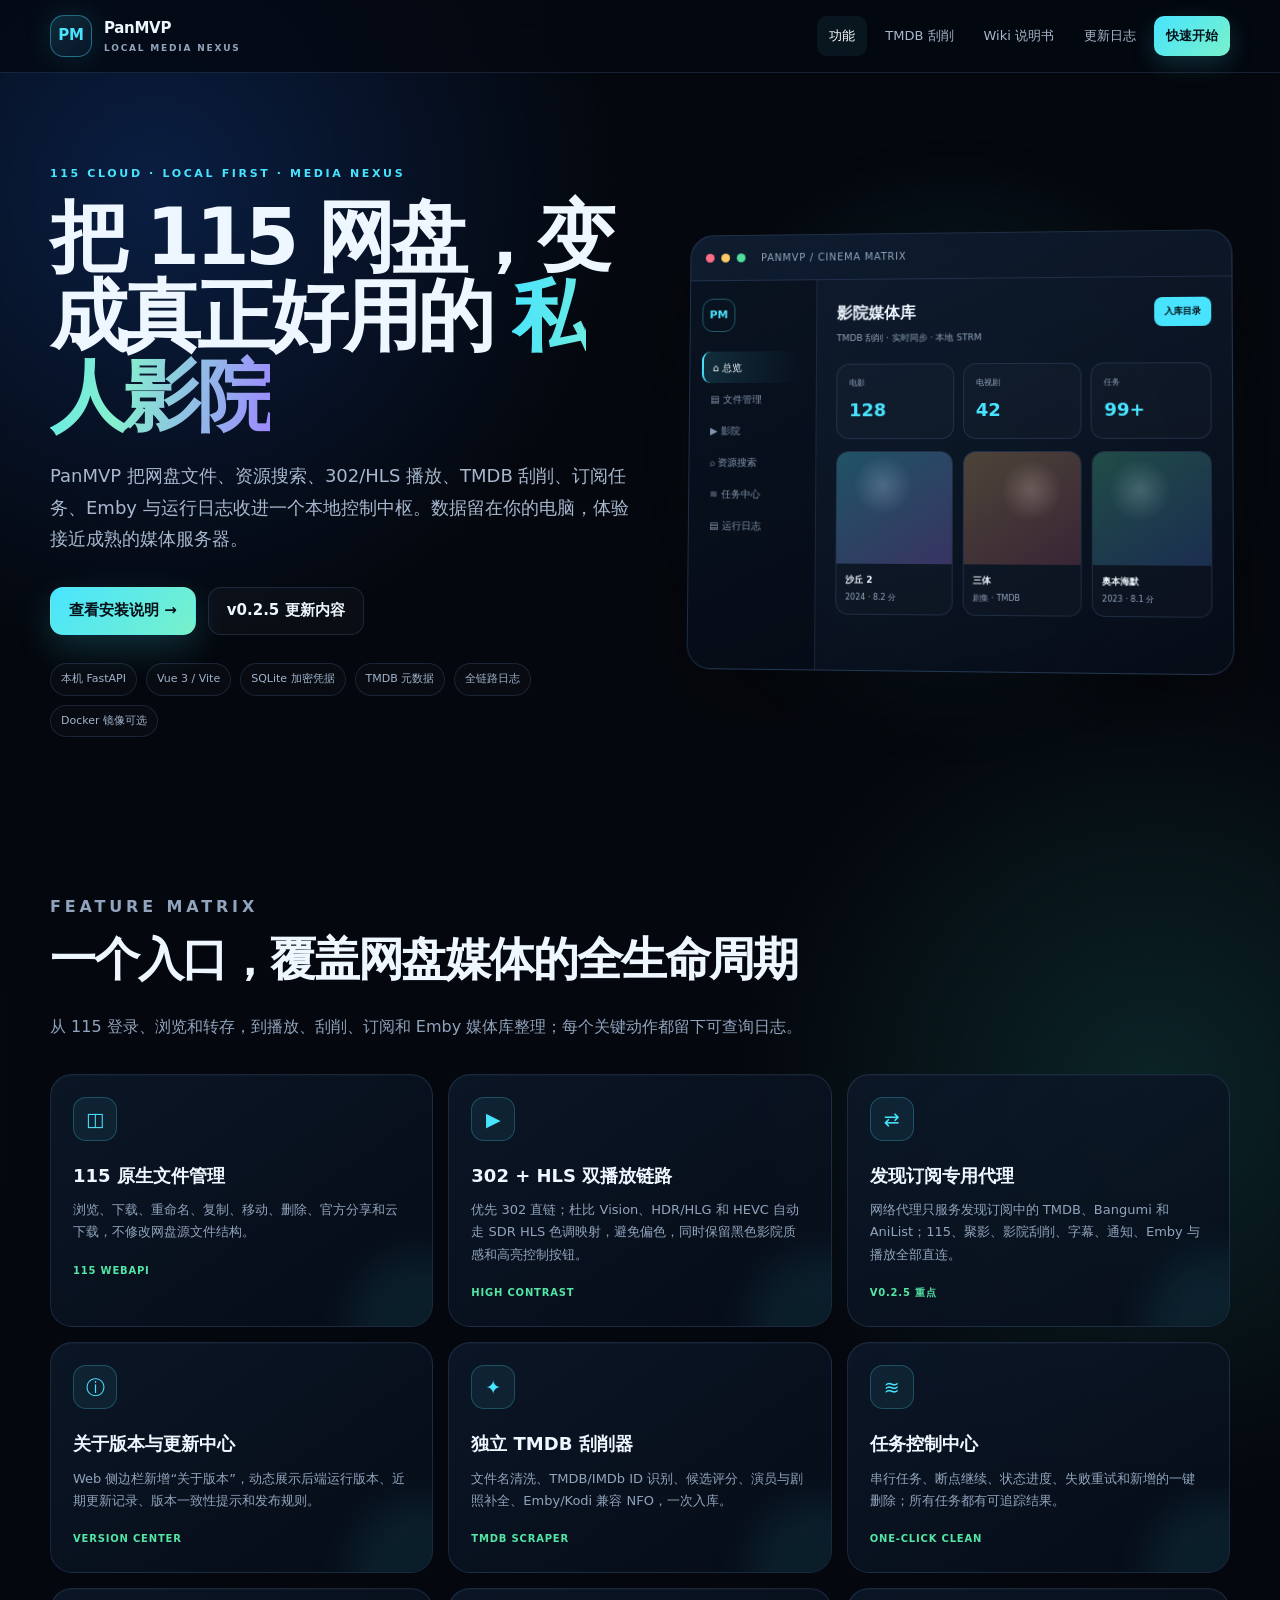
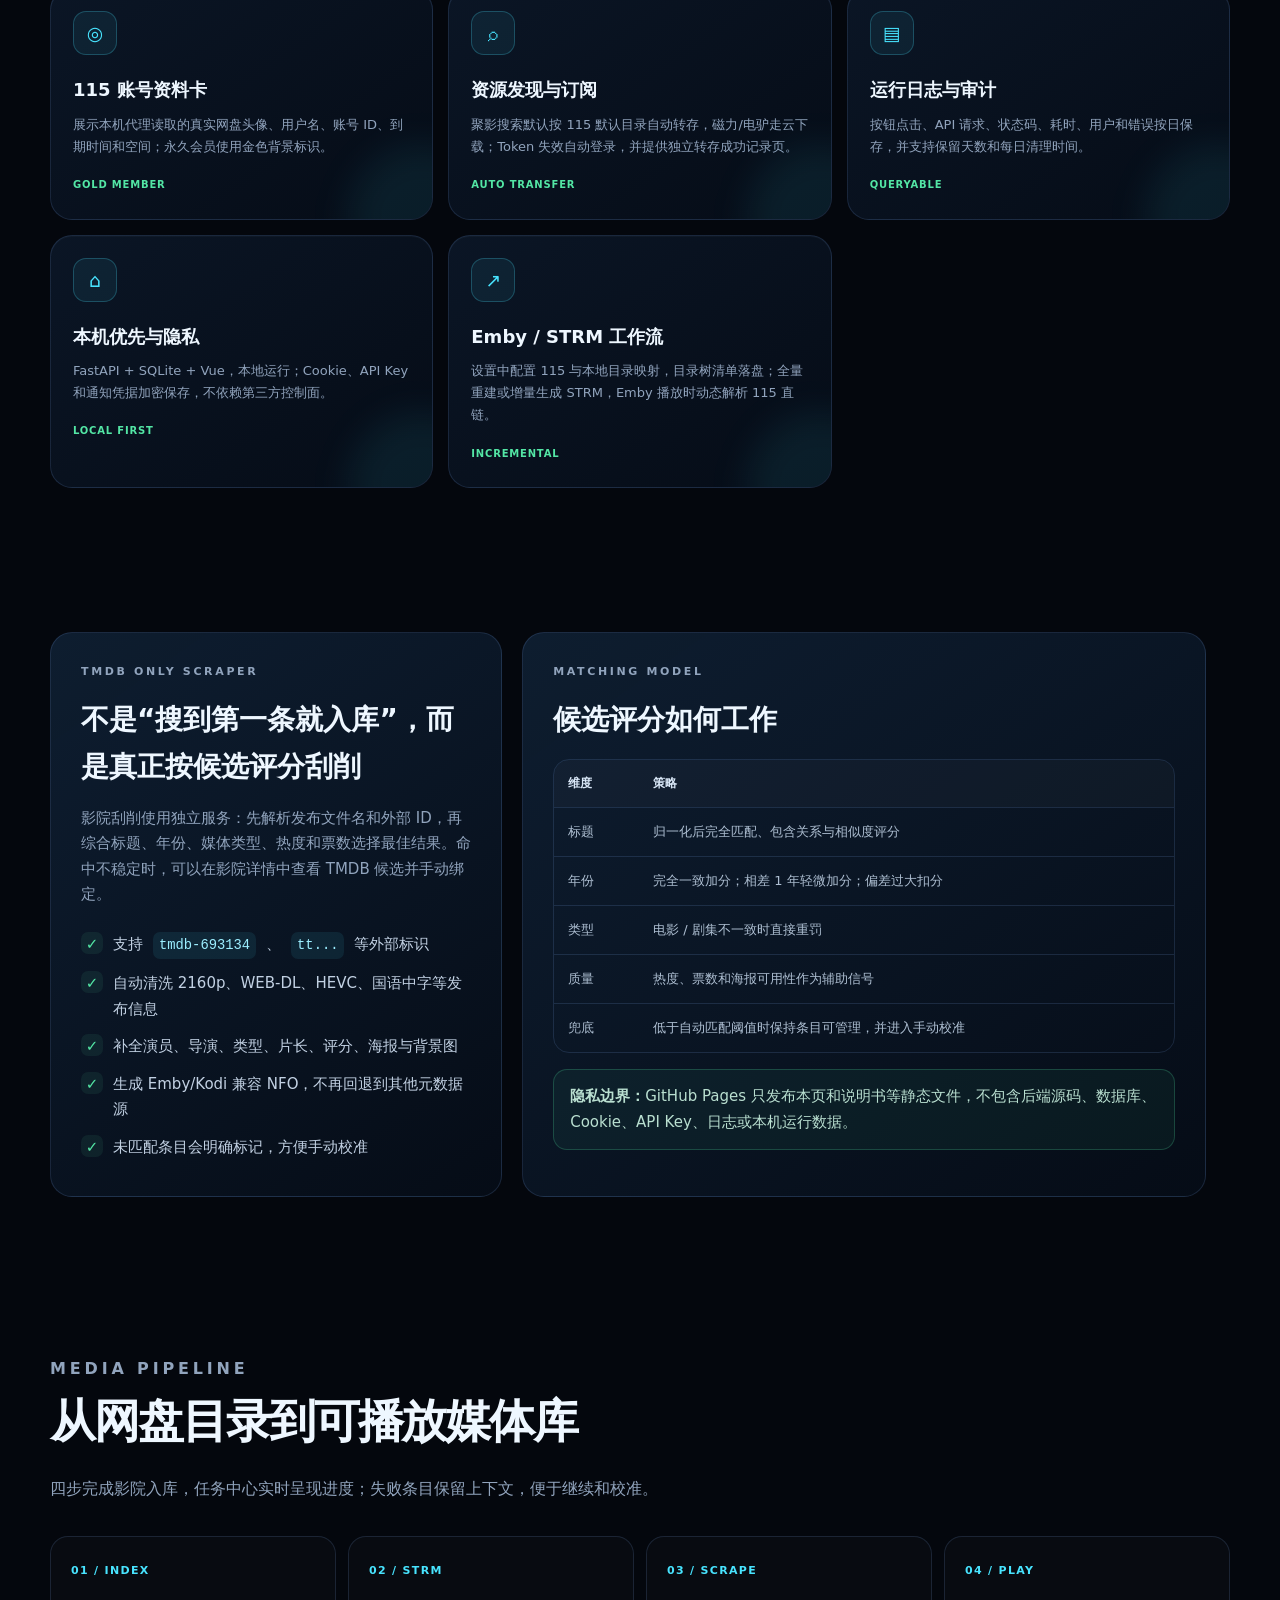
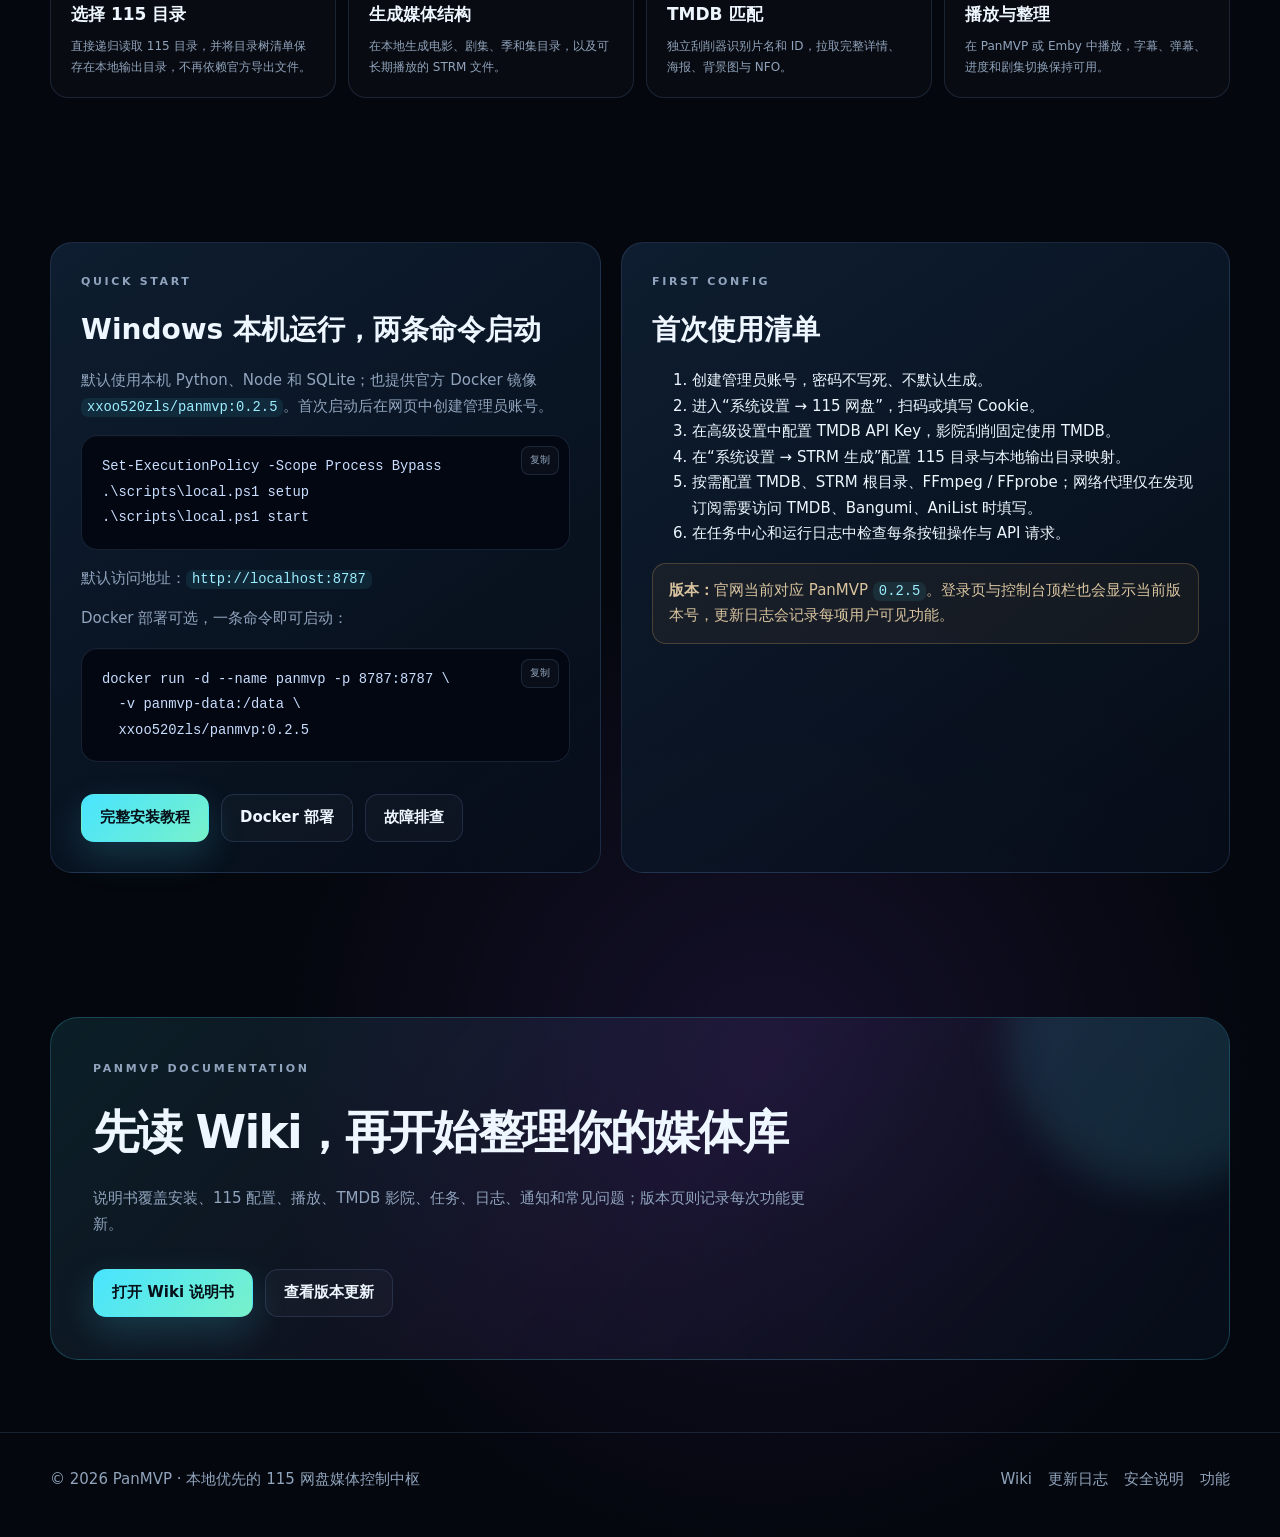
<file: index.html>
<!doctype html>
<html lang="zh-CN">
<head>
  <meta charset="utf-8" />
  <meta name="viewport" content="width=device-width, initial-scale=1" />
  <meta name="theme-color" content="#04070d" />
  <meta name="description" content="PanMVP 是本地优先的 115 网盘媒体网关，整合文件管理、TMDB 影院刮削、302/HLS 播放、订阅、Emby 与全链路运行日志。" />
  <title>PanMVP · 本地优先的 115 网盘私人影院</title>
  <link rel="icon" href="data:image/svg+xml,<svg xmlns=%22http://www.w3.org/2000/svg%22 viewBox=%220 0 64 64%22><rect width=%2264%22 height=%2264%22 rx=%2218%22 fill=%22%2307101c%22/><path d=%22M16 42V22h7l9 12 9-12h7v20h-7V32l-9 12-9-12v10z%22 fill=%22%2348e4ff%22/></svg>" />
  <link rel="stylesheet" href="./assets/styles.css" />
</head>
<body data-page="home">
  <header class="site-header">
    <div class="container header-inner">
      <a class="brand" href="./index.html" aria-label="PanMVP 首页">
        <span class="brand-mark">PM</span>
        <span>PanMVP<small>LOCAL MEDIA NEXUS</small></span>
      </a>
      <button class="nav-toggle" type="button" aria-label="打开导航" aria-expanded="false">☰</button>
      <nav class="site-nav" aria-label="主导航">
        <a class="active" href="#features">功能</a>
        <a href="#scraping">TMDB 刮削</a>
        <a href="./guide.html">Wiki 说明书</a>
        <a href="./changelog.html">更新日志</a>
        <a class="nav-cta" href="#quickstart">快速开始</a>
      </nav>
    </div>
  </header>

  <main>
    <section class="hero">
      <div class="container hero-grid">
        <div>
          <p class="eyebrow">115 CLOUD · LOCAL FIRST · MEDIA NEXUS</p>
          <h1>把 115 网盘，变成真正好用的 <span>私人影院</span></h1>
          <p class="hero-copy">PanMVP 把网盘文件、资源搜索、302/HLS 播放、TMDB 刮削、订阅任务、Emby 与运行日志收进一个本地控制中枢。数据留在你的电脑，体验接近成熟的媒体服务器。</p>
          <div class="hero-actions">
            <a class="button primary" href="./guide.html#quickstart">查看安装说明 →</a>
            <a class="button" href="./changelog.html">v0.2.5 更新内容</a>
          </div>
          <div class="hero-badges">
            <span class="pill">本机 FastAPI</span>
            <span class="pill">Vue 3 / Vite</span>
            <span class="pill">SQLite 加密凭据</span>
            <span class="pill">TMDB 元数据</span>
            <span class="pill">全链路日志</span>
            <span class="pill">Docker 镜像可选</span>
          </div>
        </div>

        <div class="hero-visual" aria-label="PanMVP 界面预览">
          <div class="app-window">
            <div class="window-bar">
              <i class="window-dot"></i><i class="window-dot"></i><i class="window-dot"></i>
              <span class="window-title">PANMVP / CINEMA MATRIX</span>
            </div>
            <div class="app-layout">
              <aside class="mock-nav">
                <div class="mock-logo">PM</div>
                <div class="mock-link active">⌂ 总览</div>
                <div class="mock-link">▤ 文件管理</div>
                <div class="mock-link">▶ 影院</div>
                <div class="mock-link">⌕ 资源搜索</div>
                <div class="mock-link">≋ 任务中心</div>
                <div class="mock-link">▤ 运行日志</div>
              </aside>
              <div class="mock-main">
                <div class="mock-head">
                  <div><h3>影院媒体库</h3><p>TMDB 刮削 · 实时同步 · 本地 STRM</p></div>
                  <span class="mock-button">入库目录</span>
                </div>
                <div class="mock-metrics">
                  <div class="mock-metric"><small>电影</small><strong>128</strong></div>
                  <div class="mock-metric"><small>电视剧</small><strong>42</strong></div>
                  <div class="mock-metric"><small>任务</small><strong>99+</strong></div>
                </div>
                <div class="mock-cards">
                  <article class="mock-card"><div class="mock-poster"></div><div><strong>沙丘 2</strong><span>2024 · 8.2 分</span></div></article>
                  <article class="mock-card"><div class="mock-poster"></div><div><strong>三体</strong><span>剧集 · TMDB</span></div></article>
                  <article class="mock-card"><div class="mock-poster"></div><div><strong>奥本海默</strong><span>2023 · 8.1 分</span></div></article>
                </div>
              </div>
            </div>
          </div>
        </div>
      </div>
    </section>

    <section class="section" id="features">
      <div class="container">
        <div class="section-head">
          <p class="eyebrow">FEATURE MATRIX</p>
          <h2>一个入口，覆盖网盘媒体的全生命周期</h2>
          <p>从 115 登录、浏览和转存，到播放、刮削、订阅和 Emby 媒体库整理；每个关键动作都留下可查询日志。</p>
        </div>
        <div class="feature-grid">
          <article class="feature-card"><div class="feature-icon">◫</div><h3>115 原生文件管理</h3><p>浏览、下载、重命名、复制、移动、删除、官方分享和云下载，不修改网盘源文件结构。</p><span class="tag">115 WEBAPI</span></article>
          <article class="feature-card"><div class="feature-icon">▶</div><h3>302 + HLS 双播放链路</h3><p>优先 302 直链；杜比 Vision、HDR/HLG 和 HEVC 自动走 SDR HLS 色调映射，避免偏色，同时保留黑色影院质感和高亮控制按钮。</p><span class="tag">HIGH CONTRAST</span></article>
          <article class="feature-card"><div class="feature-icon">⇄</div><h3>发现订阅专用代理</h3><p>网络代理只服务发现订阅中的 TMDB、Bangumi 和 AniList；115、聚影、影院刮削、字幕、通知、Emby 与播放全部直连。</p><span class="tag">V0.2.5 重点</span></article>
          <article class="feature-card"><div class="feature-icon">ⓘ</div><h3>关于版本与更新中心</h3><p>Web 侧边栏新增“关于版本”，动态展示后端运行版本、近期更新记录、版本一致性提示和发布规则。</p><span class="tag">VERSION CENTER</span></article>
          <article class="feature-card"><div class="feature-icon">✦</div><h3>独立 TMDB 刮削器</h3><p>文件名清洗、TMDB/IMDb ID 识别、候选评分、演员与剧照补全、Emby/Kodi 兼容 NFO，一次入库。</p><span class="tag">TMDB SCRAPER</span></article>
          <article class="feature-card"><div class="feature-icon">≋</div><h3>任务控制中心</h3><p>串行任务、断点继续、状态进度、失败重试和新增的一键删除；所有任务都有可追踪结果。</p><span class="tag">ONE-CLICK CLEAN</span></article>
          <article class="feature-card"><div class="feature-icon">◎</div><h3>115 账号资料卡</h3><p>展示本机代理读取的真实网盘头像、用户名、账号 ID、到期时间和空间；永久会员使用金色背景标识。</p><span class="tag">GOLD MEMBER</span></article>
          <article class="feature-card"><div class="feature-icon">⌕</div><h3>资源发现与订阅</h3><p>聚影搜索默认按 115 默认目录自动转存，磁力/电驴走云下载；Token 失效自动登录，并提供独立转存成功记录页。</p><span class="tag">AUTO TRANSFER</span></article>
          <article class="feature-card"><div class="feature-icon">▤</div><h3>运行日志与审计</h3><p>按钮点击、API 请求、状态码、耗时、用户和错误按日保存，并支持保留天数和每日清理时间。</p><span class="tag">QUERYABLE</span></article>
          <article class="feature-card"><div class="feature-icon">⌂</div><h3>本机优先与隐私</h3><p>FastAPI + SQLite + Vue，本地运行；Cookie、API Key 和通知凭据加密保存，不依赖第三方控制面。</p><span class="tag">LOCAL FIRST</span></article>
          <article class="feature-card"><div class="feature-icon">↗</div><h3>Emby / STRM 工作流</h3><p>设置中配置 115 与本地目录映射，目录树清单落盘；全量重建或增量生成 STRM，Emby 播放时动态解析 115 直链。</p><span class="tag">INCREMENTAL</span></article>
        </div>
      </div>
    </section>

    <section class="section" id="scraping">
      <div class="container split">
        <div class="spotlight">
          <p class="eyebrow">TMDB ONLY SCRAPER</p>
          <h3>不是“搜到第一条就入库”，而是真正按候选评分刮削</h3>
          <p>影院刮削使用独立服务：先解析发布文件名和外部 ID，再综合标题、年份、媒体类型、热度和票数选择最佳结果。命中不稳定时，可以在影院详情中查看 TMDB 候选并手动绑定。</p>
          <ul class="check-list">
            <li>支持 <code>tmdb-693134</code>、<code>tt...</code> 等外部标识</li>
            <li>自动清洗 2160p、WEB-DL、HEVC、国语中字等发布信息</li>
            <li>补全演员、导演、类型、片长、评分、海报与背景图</li>
            <li>生成 Emby/Kodi 兼容 NFO，不再回退到其他元数据源</li>
            <li>未匹配条目会明确标记，方便手动校准</li>
          </ul>
        </div>
        <div class="spotlight">
          <p class="eyebrow">MATCHING MODEL</p>
          <h3>候选评分如何工作</h3>
          <div class="table-wrap">
            <table>
              <thead><tr><th>维度</th><th>策略</th></tr></thead>
              <tbody>
                <tr><td>标题</td><td>归一化后完全匹配、包含关系与相似度评分</td></tr>
                <tr><td>年份</td><td>完全一致加分；相差 1 年轻微加分；偏差过大扣分</td></tr>
                <tr><td>类型</td><td>电影 / 剧集不一致时直接重罚</td></tr>
                <tr><td>质量</td><td>热度、票数和海报可用性作为辅助信号</td></tr>
                <tr><td>兜底</td><td>低于自动匹配阈值时保持条目可管理，并进入手动校准</td></tr>
              </tbody>
            </table>
          </div>
          <div class="notice safe"><strong>隐私边界：</strong>GitHub Pages 只发布本页和说明书等静态文件，不包含后端源码、数据库、Cookie、API Key、日志或本机运行数据。</div>
        </div>
      </div>
    </section>

    <section class="section">
      <div class="container">
        <div class="section-head">
          <p class="eyebrow">MEDIA PIPELINE</p>
          <h2>从网盘目录到可播放媒体库</h2>
          <p>四步完成影院入库，任务中心实时呈现进度；失败条目保留上下文，便于继续和校准。</p>
        </div>
        <div class="flow">
          <article class="flow-step"><b>01 / INDEX</b><h3>选择 115 目录</h3><p>直接递归读取 115 目录，并将目录树清单保存在本地输出目录，不再依赖官方导出文件。</p></article>
          <article class="flow-step"><b>02 / STRM</b><h3>生成媒体结构</h3><p>在本地生成电影、剧集、季和集目录，以及可长期播放的 STRM 文件。</p></article>
          <article class="flow-step"><b>03 / SCRAPE</b><h3>TMDB 匹配</h3><p>独立刮削器识别片名和 ID，拉取完整详情、海报、背景图与 NFO。</p></article>
          <article class="flow-step"><b>04 / PLAY</b><h3>播放与整理</h3><p>在 PanMVP 或 Emby 中播放，字幕、弹幕、进度和剧集切换保持可用。</p></article>
        </div>
      </div>
    </section>

    <section class="section" id="quickstart">
      <div class="container split">
        <div class="spotlight">
          <p class="eyebrow">QUICK START</p>
          <h3>Windows 本机运行，两条命令启动</h3>
          <p>默认使用本机 Python、Node 和 SQLite；也提供官方 Docker 镜像 <code>xxoo520zls/panmvp:0.2.5</code>。首次启动后在网页中创建管理员账号。</p>
          <pre><code>Set-ExecutionPolicy -Scope Process Bypass
.\scripts\local.ps1 setup
.\scripts\local.ps1 start</code></pre>
          <p>默认访问地址：<code>http://localhost:8787</code></p>
          <p>Docker 部署可选，一条命令即可启动：</p>
          <pre><code>docker run -d --name panmvp -p 8787:8787 \
  -v panmvp-data:/data \
  xxoo520zls/panmvp:0.2.5</code></pre>
          <div class="hero-actions"><a class="button primary" href="./guide.html#installation">完整安装教程</a><a class="button" href="./guide.html#docker">Docker 部署</a><a class="button" href="./guide.html#troubleshooting">故障排查</a></div>
        </div>
        <div class="spotlight">
          <p class="eyebrow">FIRST CONFIG</p>
          <h3>首次使用清单</h3>
          <ol>
            <li>创建管理员账号，密码不写死、不默认生成。</li>
            <li>进入“系统设置 → 115 网盘”，扫码或填写 Cookie。</li>
            <li>在高级设置中配置 TMDB API Key，影院刮削固定使用 TMDB。</li>
            <li>在“系统设置 → STRM 生成”配置 115 目录与本地输出目录映射。</li>
            <li>按需配置 TMDB、STRM 根目录、FFmpeg / FFprobe；网络代理仅在发现订阅需要访问 TMDB、Bangumi、AniList 时填写。</li>
            <li>在任务中心和运行日志中检查每条按钮操作与 API 请求。</li>
          </ol>
          <div class="notice"><strong>版本：</strong>官网当前对应 PanMVP <code>0.2.5</code>。登录页与控制台顶栏也会显示当前版本号，更新日志会记录每项用户可见功能。</div>
        </div>
      </div>
    </section>

    <section class="section">
      <div class="container cta-band">
        <p class="eyebrow">PANMVP DOCUMENTATION</p>
        <h2>先读 Wiki，再开始整理你的媒体库</h2>
        <p>说明书覆盖安装、115 配置、播放、TMDB 影院、任务、日志、通知和常见问题；版本页则记录每次功能更新。</p>
        <div class="hero-actions"><a class="button primary" href="./guide.html">打开 Wiki 说明书</a><a class="button" href="./changelog.html">查看版本更新</a></div>
      </div>
    </section>
  </main>

  <footer class="site-footer">
    <div class="container footer-inner">
      <div>© <span data-year></span> PanMVP · 本地优先的 115 网盘媒体控制中枢</div>
      <div class="footer-links"><a href="./guide.html">Wiki</a><a href="./changelog.html">更新日志</a><a href="./guide.html#security">安全说明</a><a href="#features">功能</a></div>
    </div>
  </footer>
  <script src="./assets/site.js" defer></script>
</body>
</html>
</file>
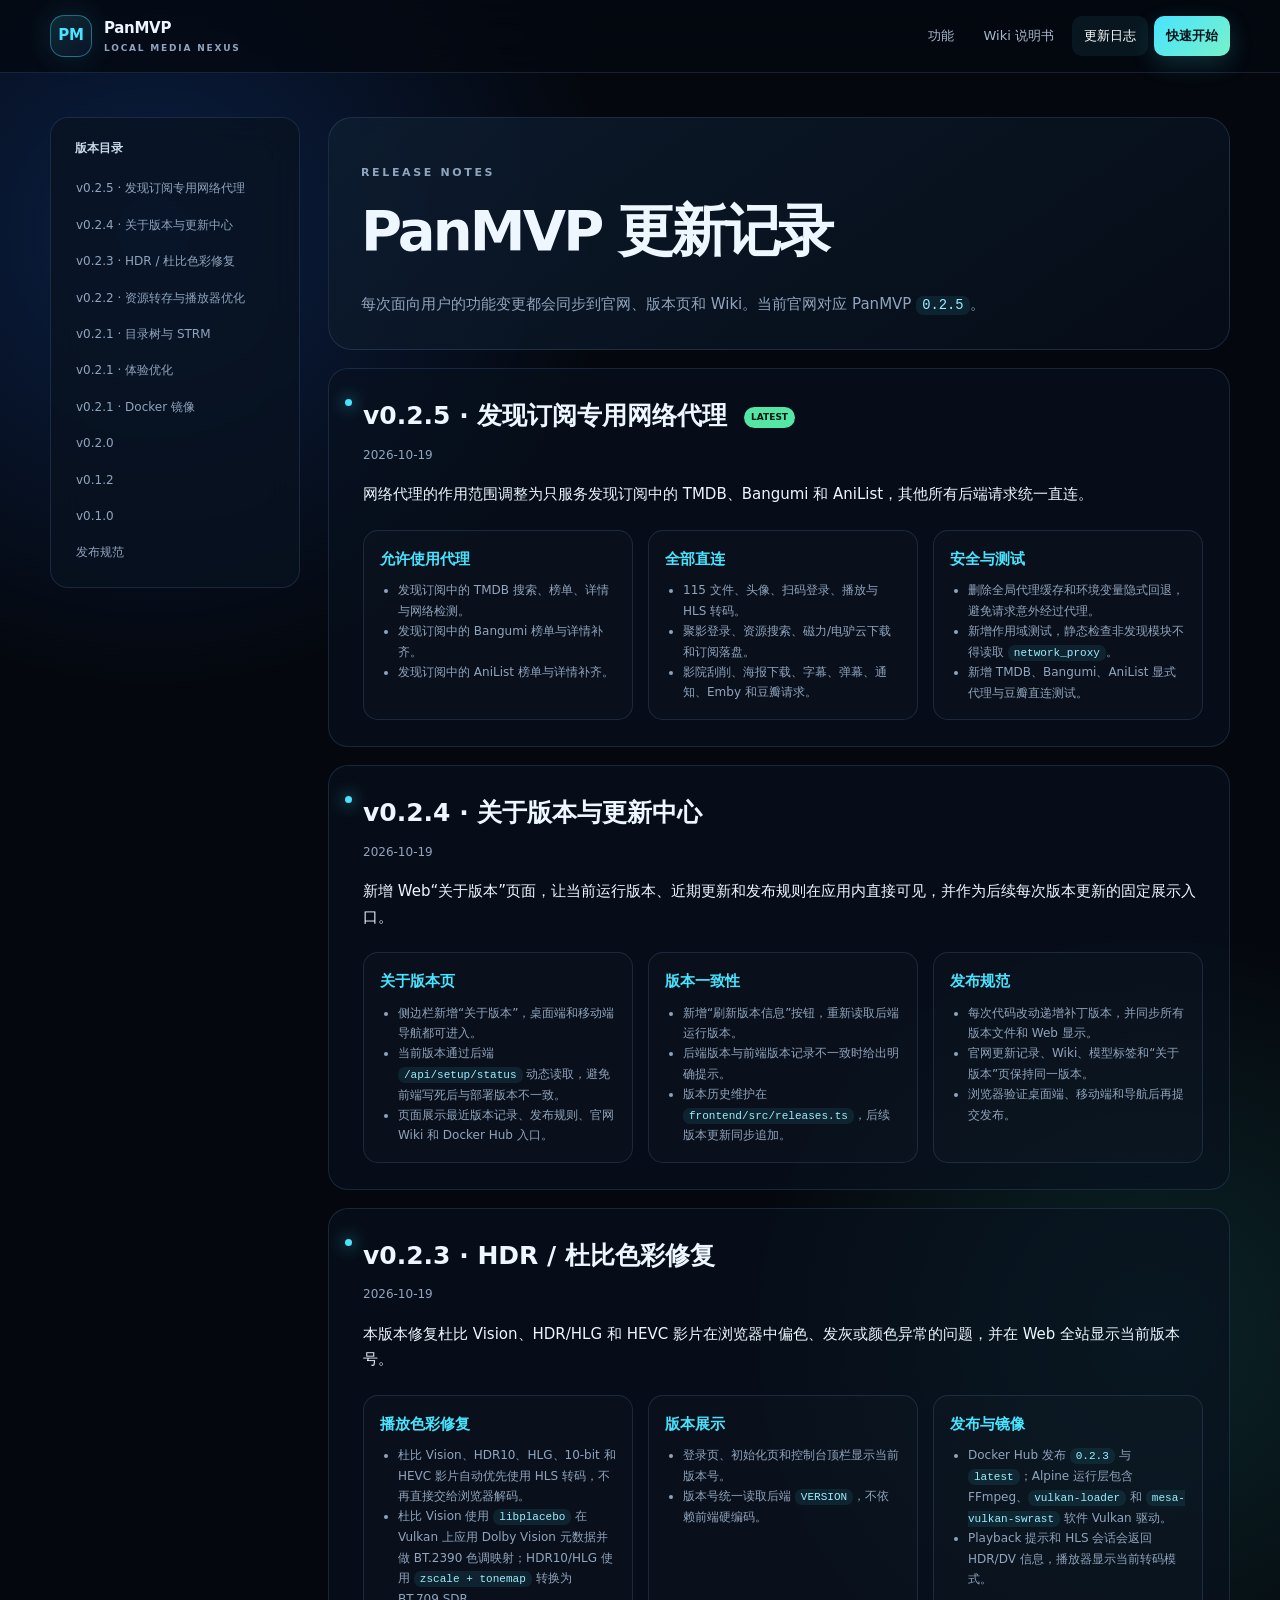
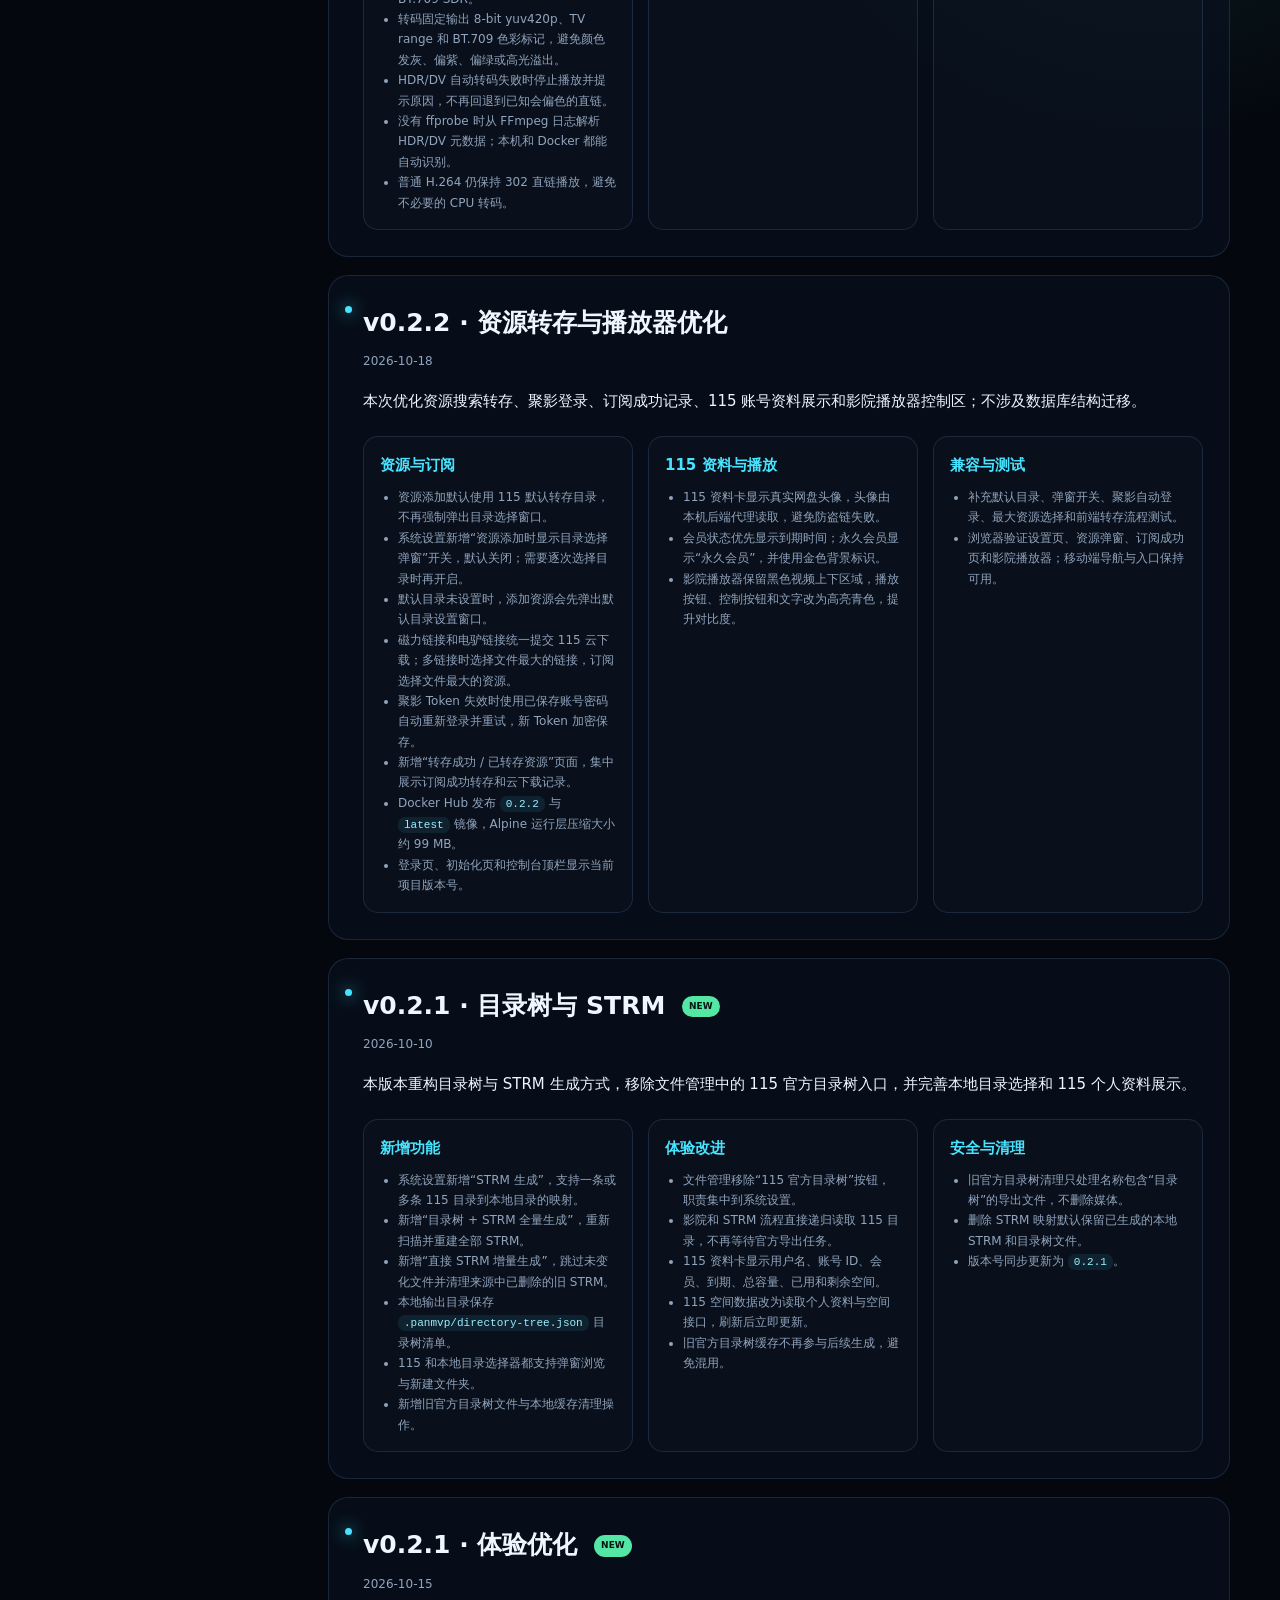
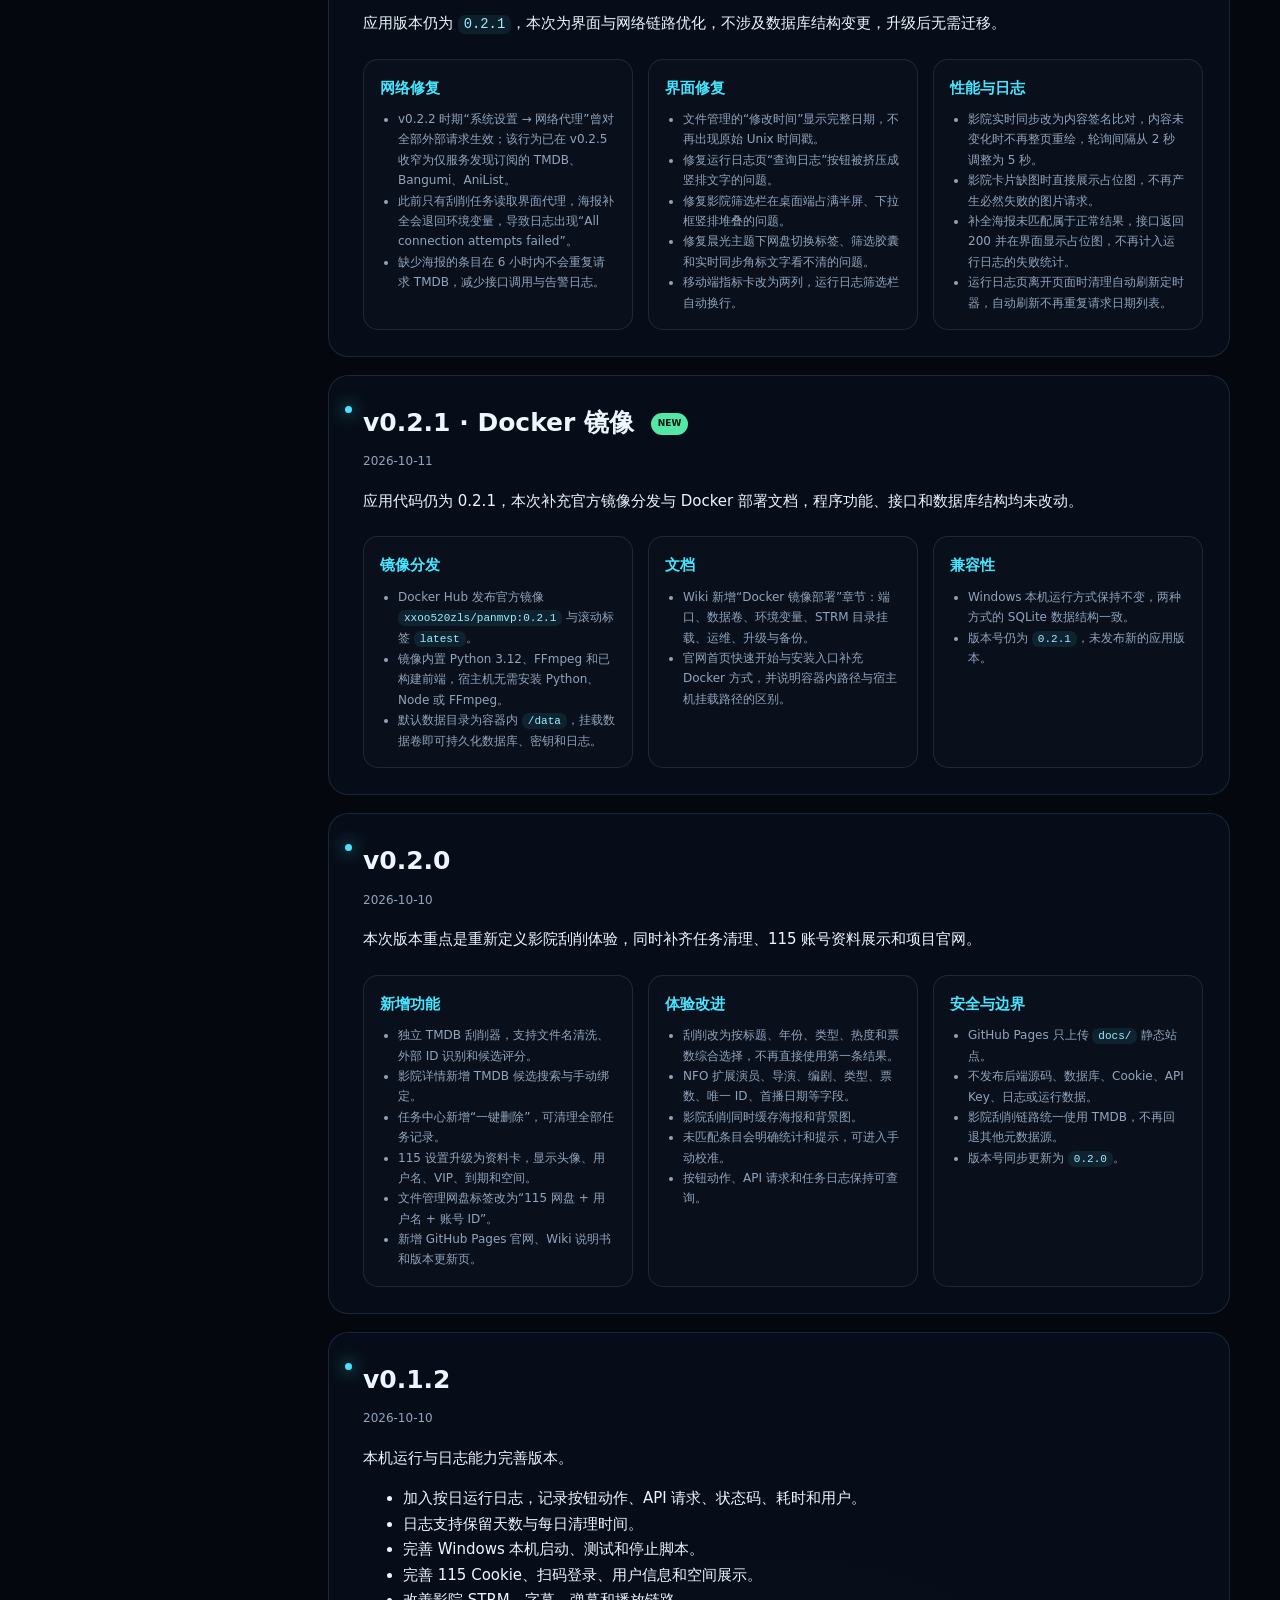
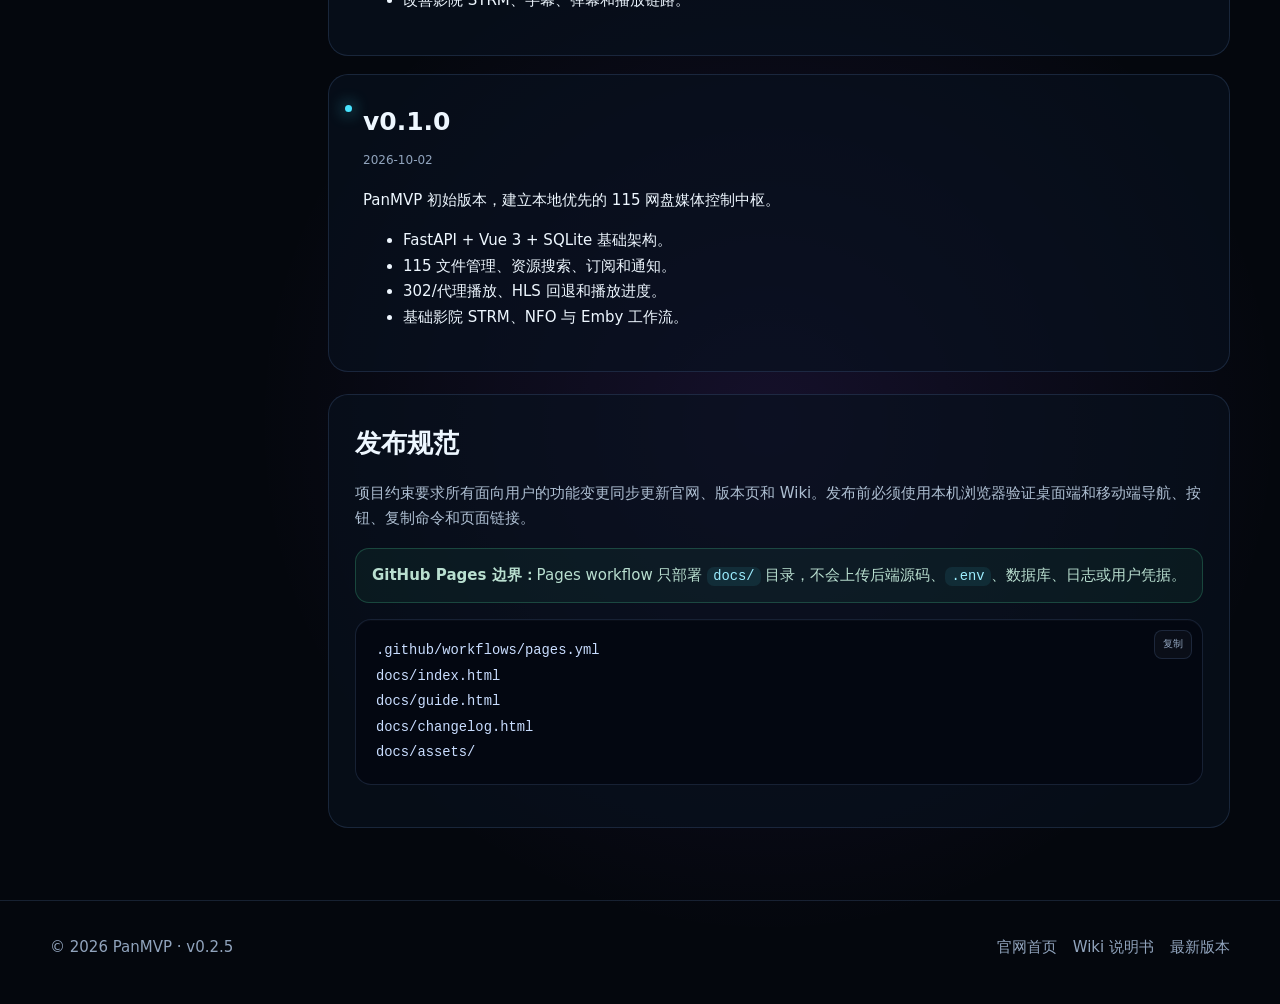
<file: changelog.html>
<!doctype html>
<html lang="zh-CN">
<head>
  <meta charset="utf-8" />
  <meta name="viewport" content="width=device-width, initial-scale=1" />
  <meta name="theme-color" content="#04070d" />
  <meta name="description" content="PanMVP 版本更新记录，当前版本 0.2.5，包含发现订阅专用网络代理、关于版本页、杜比/HDR 色调映射和订阅成功记录。" />
  <title>版本更新 · PanMVP</title>
  <link rel="icon" href="data:image/svg+xml,<svg xmlns=%22http://www.w3.org/2000/svg%22 viewBox=%220 0 64 64%22><rect width=%2264%22 height=%2264%22 rx=%2218%22 fill=%22%2307101c%22/><path d=%22M16 42V22h7l9 12 9-12h7v20h-7V32l-9 12-9-12v10z%22 fill=%22%2348e4ff%22/></svg>" />
  <link rel="stylesheet" href="./assets/styles.css" />
</head>
<body data-page="changelog">
  <header class="site-header">
    <div class="container header-inner">
      <a class="brand" href="./index.html"><span class="brand-mark">PM</span><span>PanMVP<small>LOCAL MEDIA NEXUS</small></span></a>
      <button class="nav-toggle" type="button" aria-label="打开导航" aria-expanded="false">☰</button>
      <nav class="site-nav" aria-label="主导航">
        <a href="./index.html#features">功能</a>
        <a href="./guide.html">Wiki 说明书</a>
        <a class="active" href="./changelog.html">更新日志</a>
        <a class="nav-cta" href="./guide.html#quickstart">快速开始</a>
      </nav>
    </div>
  </header>

  <main class="container doc-layout">
    <aside class="doc-sidebar">
      <strong>版本目录</strong>
      <a href="#v025-proxy">v0.2.5 · 发现订阅专用网络代理</a>
      <a href="#v024-about">v0.2.4 · 关于版本与更新中心</a>
      <a href="#v023-hdr">v0.2.3 · HDR / 杜比色彩修复</a>
      <a href="#v022-resource">v0.2.2 · 资源转存与播放器优化</a>
      <a href="#v021">v0.2.1 · 目录树与 STRM</a>
      <a href="#v021-polish">v0.2.1 · 体验优化</a>
      <a href="#v021-docker">v0.2.1 · Docker 镜像</a>
      <a href="#v020">v0.2.0</a>
      <a href="#v012">v0.1.2</a>
      <a href="#v010">v0.1.0</a>
      <a href="#release-policy">发布规范</a>
    </aside>

    <div class="doc-content">
      <section class="doc-hero">
        <p class="eyebrow">RELEASE NOTES</p>
        <h1>PanMVP 更新记录</h1>
        <p>每次面向用户的功能变更都会同步到官网、版本页和 Wiki。当前官网对应 PanMVP <code>0.2.5</code>。</p>
      </section>

      <section class="release" id="v025-proxy">
        <h2>v0.2.5 · 发现订阅专用网络代理 <span class="tag-new">LATEST</span></h2>
        <time datetime="2026-10-19">2026-10-19</time>
        <p>网络代理的作用范围调整为只服务发现订阅中的 TMDB、Bangumi 和 AniList，其他所有后端请求统一直连。</p>
        <div class="release-grid">
          <div>
            <strong>允许使用代理</strong>
            <ul>
              <li>发现订阅中的 TMDB 搜索、榜单、详情与网络检测。</li>
              <li>发现订阅中的 Bangumi 榜单与详情补齐。</li>
              <li>发现订阅中的 AniList 榜单与详情补齐。</li>
            </ul>
          </div>
          <div>
            <strong>全部直连</strong>
            <ul>
              <li>115 文件、头像、扫码登录、播放与 HLS 转码。</li>
              <li>聚影登录、资源搜索、磁力/电驴云下载和订阅落盘。</li>
              <li>影院刮削、海报下载、字幕、弹幕、通知、Emby 和豆瓣请求。</li>
            </ul>
          </div>
          <div>
            <strong>安全与测试</strong>
            <ul>
              <li>删除全局代理缓存和环境变量隐式回退，避免请求意外经过代理。</li>
              <li>新增作用域测试，静态检查非发现模块不得读取 <code>network_proxy</code>。</li>
              <li>新增 TMDB、Bangumi、AniList 显式代理与豆瓣直连测试。</li>
            </ul>
          </div>
        </div>
      </section>

      <section class="release" id="v024-about">
        <h2>v0.2.4 · 关于版本与更新中心</h2>
        <time datetime="2026-10-19">2026-10-19</time>
        <p>新增 Web“关于版本”页面，让当前运行版本、近期更新和发布规则在应用内直接可见，并作为后续每次版本更新的固定展示入口。</p>
        <div class="release-grid">
          <div>
            <strong>关于版本页</strong>
            <ul>
              <li>侧边栏新增“关于版本”，桌面端和移动端导航都可进入。</li>
              <li>当前版本通过后端 <code>/api/setup/status</code> 动态读取，避免前端写死后与部署版本不一致。</li>
              <li>页面展示最近版本记录、发布规则、官网 Wiki 和 Docker Hub 入口。</li>
            </ul>
          </div>
          <div>
            <strong>版本一致性</strong>
            <ul>
              <li>新增“刷新版本信息”按钮，重新读取后端运行版本。</li>
              <li>后端版本与前端版本记录不一致时给出明确提示。</li>
              <li>版本历史维护在 <code>frontend/src/releases.ts</code>，后续版本更新同步追加。</li>
            </ul>
          </div>
          <div>
            <strong>发布规范</strong>
            <ul>
              <li>每次代码改动递增补丁版本，并同步所有版本文件和 Web 显示。</li>
              <li>官网更新记录、Wiki、模型标签和“关于版本”页保持同一版本。</li>
              <li>浏览器验证桌面端、移动端和导航后再提交发布。</li>
            </ul>
          </div>
        </div>
      </section>

      <section class="release" id="v023-hdr">
        <h2>v0.2.3 · HDR / 杜比色彩修复</h2>
        <time datetime="2026-10-19">2026-10-19</time>
        <p>本版本修复杜比 Vision、HDR/HLG 和 HEVC 影片在浏览器中偏色、发灰或颜色异常的问题，并在 Web 全站显示当前版本号。</p>
        <div class="release-grid">
          <div>
            <strong>播放色彩修复</strong>
            <ul>
              <li>杜比 Vision、HDR10、HLG、10-bit 和 HEVC 影片自动优先使用 HLS 转码，不再直接交给浏览器解码。</li>
              <li>杜比 Vision 使用 <code>libplacebo</code> 在 Vulkan 上应用 Dolby Vision 元数据并做 BT.2390 色调映射；HDR10/HLG 使用 <code>zscale + tonemap</code> 转换为 BT.709 SDR。</li>
              <li>转码固定输出 8-bit yuv420p、TV range 和 BT.709 色彩标记，避免颜色发灰、偏紫、偏绿或高光溢出。</li>
              <li>HDR/DV 自动转码失败时停止播放并提示原因，不再回退到已知会偏色的直链。</li>
              <li>没有 ffprobe 时从 FFmpeg 日志解析 HDR/DV 元数据；本机和 Docker 都能自动识别。</li>
              <li>普通 H.264 仍保持 302 直链播放，避免不必要的 CPU 转码。</li>
            </ul>
          </div>
          <div>
            <strong>版本展示</strong>
            <ul>
              <li>登录页、初始化页和控制台顶栏显示当前版本号。</li>
              <li>版本号统一读取后端 <code>VERSION</code>，不依赖前端硬编码。</li>
            </ul>
          </div>
          <div>
            <strong>发布与镜像</strong>
            <ul>
              <li>Docker Hub 发布 <code>0.2.3</code> 与 <code>latest</code>；Alpine 运行层包含 FFmpeg、<code>vulkan-loader</code> 和 <code>mesa-vulkan-swrast</code> 软件 Vulkan 驱动。</li>
              <li>Playback 提示和 HLS 会话会返回 HDR/DV 信息，播放器显示当前转码模式。</li>
            </ul>
          </div>
        </div>
      </section>

      <section class="release" id="v022-resource">
        <h2>v0.2.2 · 资源转存与播放器优化</h2>
        <time datetime="2026-10-18">2026-10-18</time>
        <p>本次优化资源搜索转存、聚影登录、订阅成功记录、115 账号资料展示和影院播放器控制区；不涉及数据库结构迁移。</p>
        <div class="release-grid">
          <div>
            <strong>资源与订阅</strong>
            <ul>
              <li>资源添加默认使用 115 默认转存目录，不再强制弹出目录选择窗口。</li>
              <li>系统设置新增“资源添加时显示目录选择弹窗”开关，默认关闭；需要逐次选择目录时再开启。</li>
              <li>默认目录未设置时，添加资源会先弹出默认目录设置窗口。</li>
              <li>磁力链接和电驴链接统一提交 115 云下载；多链接时选择文件最大的链接，订阅选择文件最大的资源。</li>
              <li>聚影 Token 失效时使用已保存账号密码自动重新登录并重试，新 Token 加密保存。</li>
              <li>新增“转存成功 / 已转存资源”页面，集中展示订阅成功转存和云下载记录。</li>
              <li>Docker Hub 发布 <code>0.2.2</code> 与 <code>latest</code> 镜像，Alpine 运行层压缩大小约 99 MB。</li>
              <li>登录页、初始化页和控制台顶栏显示当前项目版本号。</li>
            </ul>
          </div>
          <div>
            <strong>115 资料与播放</strong>
            <ul>
              <li>115 资料卡显示真实网盘头像，头像由本机后端代理读取，避免防盗链失败。</li>
              <li>会员状态优先显示到期时间；永久会员显示“永久会员”，并使用金色背景标识。</li>
              <li>影院播放器保留黑色视频上下区域，播放按钮、控制按钮和文字改为高亮青色，提升对比度。</li>
            </ul>
          </div>
          <div>
            <strong>兼容与测试</strong>
            <ul>
              <li>补充默认目录、弹窗开关、聚影自动登录、最大资源选择和前端转存流程测试。</li>
              <li>浏览器验证设置页、资源弹窗、订阅成功页和影院播放器；移动端导航与入口保持可用。</li>
            </ul>
          </div>
        </div>
      </section>

      <section class="release" id="v021">
        <h2>v0.2.1 · 目录树与 STRM <span class="tag-new">NEW</span></h2>
        <time datetime="2026-10-10">2026-10-10</time>
        <p>本版本重构目录树与 STRM 生成方式，移除文件管理中的 115 官方目录树入口，并完善本地目录选择和 115 个人资料展示。</p>
        <div class="release-grid">
          <div>
            <strong>新增功能</strong>
            <ul>
              <li>系统设置新增“STRM 生成”，支持一条或多条 115 目录到本地目录的映射。</li>
              <li>新增“目录树 + STRM 全量生成”，重新扫描并重建全部 STRM。</li>
              <li>新增“直接 STRM 增量生成”，跳过未变化文件并清理来源中已删除的旧 STRM。</li>
              <li>本地输出目录保存 <code>.panmvp/directory-tree.json</code> 目录树清单。</li>
              <li>115 和本地目录选择器都支持弹窗浏览与新建文件夹。</li>
              <li>新增旧官方目录树文件与本地缓存清理操作。</li>
            </ul>
          </div>
          <div>
            <strong>体验改进</strong>
            <ul>
              <li>文件管理移除“115 官方目录树”按钮，职责集中到系统设置。</li>
              <li>影院和 STRM 流程直接递归读取 115 目录，不再等待官方导出任务。</li>
              <li>115 资料卡显示用户名、账号 ID、会员、到期、总容量、已用和剩余空间。</li>
              <li>115 空间数据改为读取个人资料与空间接口，刷新后立即更新。</li>
              <li>旧官方目录树缓存不再参与后续生成，避免混用。</li>
            </ul>
          </div>
          <div>
            <strong>安全与清理</strong>
            <ul>
              <li>旧官方目录树清理只处理名称包含“目录树”的导出文件，不删除媒体。</li>
              <li>删除 STRM 映射默认保留已生成的本地 STRM 和目录树文件。</li>
              <li>版本号同步更新为 <code>0.2.1</code>。</li>
            </ul>
          </div>
        </div>
      </section>

      <section class="release" id="v021-polish">
        <h2>v0.2.1 · 体验优化 <span class="tag-new">NEW</span></h2>
        <time datetime="2026-10-15">2026-10-15</time>
        <p>应用版本仍为 <code>0.2.1</code>，本次为界面与网络链路优化，不涉及数据库结构变更，升级后无需迁移。</p>
        <div class="release-grid">
          <div>
            <strong>网络修复</strong>
            <ul>
              <li>v0.2.2 时期“系统设置 → 网络代理”曾对全部外部请求生效；该行为已在 v0.2.5 收窄为仅服务发现订阅的 TMDB、Bangumi、AniList。</li>
              <li>此前只有刮削任务读取界面代理，海报补全会退回环境变量，导致日志出现“All connection attempts failed”。</li>
              <li>缺少海报的条目在 6 小时内不会重复请求 TMDB，减少接口调用与告警日志。</li>
            </ul>
          </div>
          <div>
            <strong>界面修复</strong>
            <ul>
              <li>文件管理的“修改时间”显示完整日期，不再出现原始 Unix 时间戳。</li>
              <li>修复运行日志页“查询日志”按钮被挤压成竖排文字的问题。</li>
              <li>修复影院筛选栏在桌面端占满半屏、下拉框竖排堆叠的问题。</li>
              <li>修复晨光主题下网盘切换标签、筛选胶囊和实时同步角标文字看不清的问题。</li>
              <li>移动端指标卡改为两列，运行日志筛选栏自动换行。</li>
            </ul>
          </div>
          <div>
            <strong>性能与日志</strong>
            <ul>
              <li>影院实时同步改为内容签名比对，内容未变化时不再整页重绘，轮询间隔从 2 秒调整为 5 秒。</li>
              <li>影院卡片缺图时直接展示占位图，不再产生必然失败的图片请求。</li>
              <li>补全海报未匹配属于正常结果，接口返回 200 并在界面显示占位图，不再计入运行日志的失败统计。</li>
              <li>运行日志页离开页面时清理自动刷新定时器，自动刷新不再重复请求日期列表。</li>
            </ul>
          </div>
        </div>
      </section>

      <section class="release" id="v021-docker">
        <h2>v0.2.1 · Docker 镜像 <span class="tag-new">NEW</span></h2>
        <time datetime="2026-10-11">2026-10-11</time>
        <p>应用代码仍为 0.2.1，本次补充官方镜像分发与 Docker 部署文档，程序功能、接口和数据库结构均未改动。</p>
        <div class="release-grid">
          <div>
            <strong>镜像分发</strong>
            <ul>
              <li>Docker Hub 发布官方镜像 <code>xxoo520zls/panmvp:0.2.1</code> 与滚动标签 <code>latest</code>。</li>
              <li>镜像内置 Python 3.12、FFmpeg 和已构建前端，宿主机无需安装 Python、Node 或 FFmpeg。</li>
              <li>默认数据目录为容器内 <code>/data</code>，挂载数据卷即可持久化数据库、密钥和日志。</li>
            </ul>
          </div>
          <div>
            <strong>文档</strong>
            <ul>
              <li>Wiki 新增“Docker 镜像部署”章节：端口、数据卷、环境变量、STRM 目录挂载、运维、升级与备份。</li>
              <li>官网首页快速开始与安装入口补充 Docker 方式，并说明容器内路径与宿主机挂载路径的区别。</li>
            </ul>
          </div>
          <div>
            <strong>兼容性</strong>
            <ul>
              <li>Windows 本机运行方式保持不变，两种方式的 SQLite 数据结构一致。</li>
              <li>版本号仍为 <code>0.2.1</code>，未发布新的应用版本。</li>
            </ul>
          </div>
        </div>
      </section>

      <section class="release" id="v020">
        <h2>v0.2.0</h2>
        <time datetime="2026-10-10">2026-10-10</time>
        <p>本次版本重点是重新定义影院刮削体验，同时补齐任务清理、115 账号资料展示和项目官网。</p>
        <div class="release-grid">
          <div>
            <strong>新增功能</strong>
            <ul>
              <li>独立 TMDB 刮削器，支持文件名清洗、外部 ID 识别和候选评分。</li>
              <li>影院详情新增 TMDB 候选搜索与手动绑定。</li>
              <li>任务中心新增“一键删除”，可清理全部任务记录。</li>
              <li>115 设置升级为资料卡，显示头像、用户名、VIP、到期和空间。</li>
              <li>文件管理网盘标签改为“115 网盘 + 用户名 + 账号 ID”。</li>
              <li>新增 GitHub Pages 官网、Wiki 说明书和版本更新页。</li>
            </ul>
          </div>
          <div>
            <strong>体验改进</strong>
            <ul>
              <li>刮削改为按标题、年份、类型、热度和票数综合选择，不再直接使用第一条结果。</li>
              <li>NFO 扩展演员、导演、编剧、类型、票数、唯一 ID、首播日期等字段。</li>
              <li>影院刮削同时缓存海报和背景图。</li>
              <li>未匹配条目会明确统计和提示，可进入手动校准。</li>
              <li>按钮动作、API 请求和任务日志保持可查询。</li>
            </ul>
          </div>
          <div>
            <strong>安全与边界</strong>
            <ul>
              <li>GitHub Pages 只上传 <code>docs/</code> 静态站点。</li>
              <li>不发布后端源码、数据库、Cookie、API Key、日志或运行数据。</li>
              <li>影院刮削链路统一使用 TMDB，不再回退其他元数据源。</li>
              <li>版本号同步更新为 <code>0.2.0</code>。</li>
            </ul>
          </div>
        </div>
      </section>

      <section class="release" id="v012">
        <h2>v0.1.2</h2>
        <time datetime="2026-10-10">2026-10-10</time>
        <p>本机运行与日志能力完善版本。</p>
        <ul>
          <li>加入按日运行日志，记录按钮动作、API 请求、状态码、耗时和用户。</li>
          <li>日志支持保留天数与每日清理时间。</li>
          <li>完善 Windows 本机启动、测试和停止脚本。</li>
          <li>完善 115 Cookie、扫码登录、用户信息和空间展示。</li>
          <li>改善影院 STRM、字幕、弹幕和播放链路。</li>
        </ul>
      </section>

      <section class="release" id="v010">
        <h2>v0.1.0</h2>
        <time datetime="2026-10-02">2026-10-02</time>
        <p>PanMVP 初始版本，建立本地优先的 115 网盘媒体控制中枢。</p>
        <ul>
          <li>FastAPI + Vue 3 + SQLite 基础架构。</li>
          <li>115 文件管理、资源搜索、订阅和通知。</li>
          <li>302/代理播放、HLS 回退和播放进度。</li>
          <li>基础影院 STRM、NFO 与 Emby 工作流。</li>
        </ul>
      </section>

      <section class="doc-section" id="release-policy">
        <h2>发布规范</h2>
        <p>项目约束要求所有面向用户的功能变更同步更新官网、版本页和 Wiki。发布前必须使用本机浏览器验证桌面端和移动端导航、按钮、复制命令和页面链接。</p>
        <div class="notice safe"><strong>GitHub Pages 边界：</strong>Pages workflow 只部署 <code>docs/</code> 目录，不会上传后端源码、<code>.env</code>、数据库、日志或用户凭据。</div>
        <pre><code>.github/workflows/pages.yml
docs/index.html
docs/guide.html
docs/changelog.html
docs/assets/</code></pre>
      </section>
    </div>
  </main>

  <footer class="site-footer">
    <div class="container footer-inner">
      <div>© <span data-year></span> PanMVP · v0.2.5</div>
      <div class="footer-links"><a href="./index.html">官网首页</a><a href="./guide.html">Wiki 说明书</a><a href="#v024-about">最新版本</a></div>
    </div>
  </footer>
  <script src="./assets/site.js" defer></script>
</body>
</html>
</file>
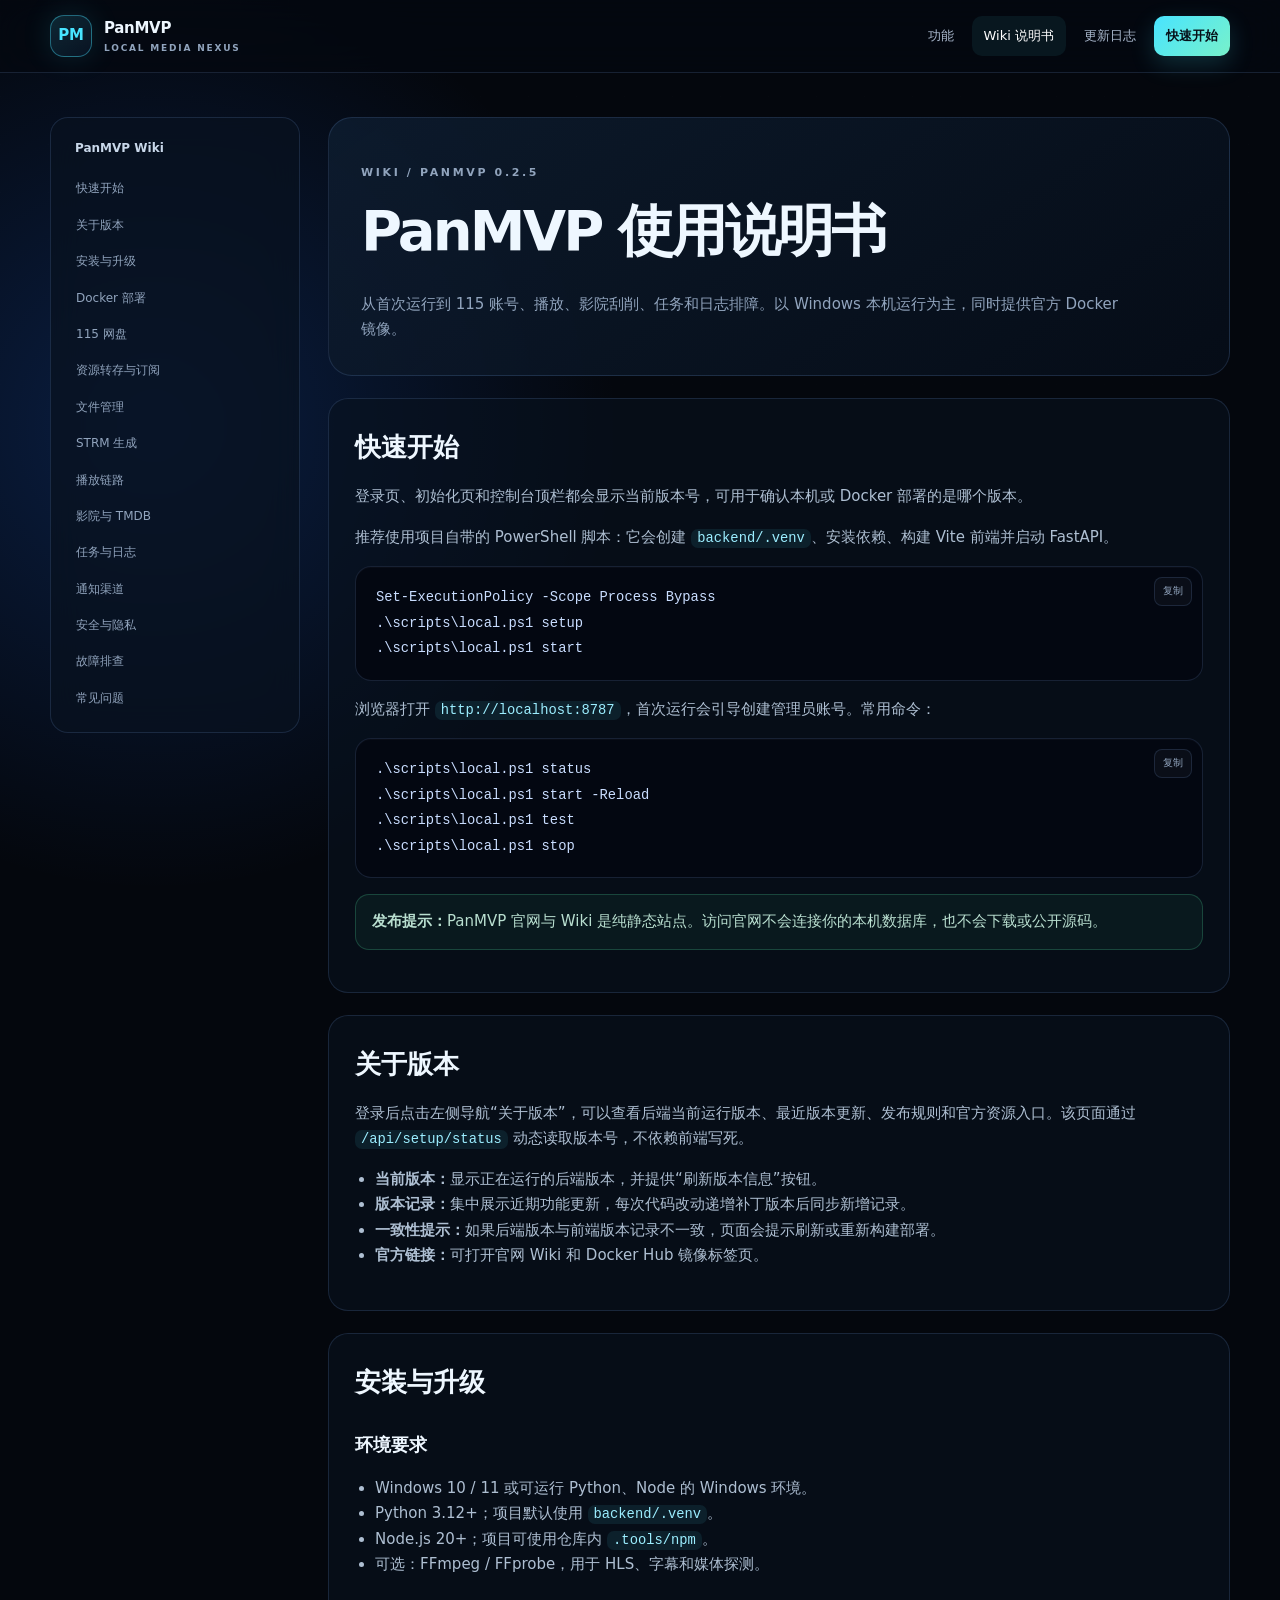
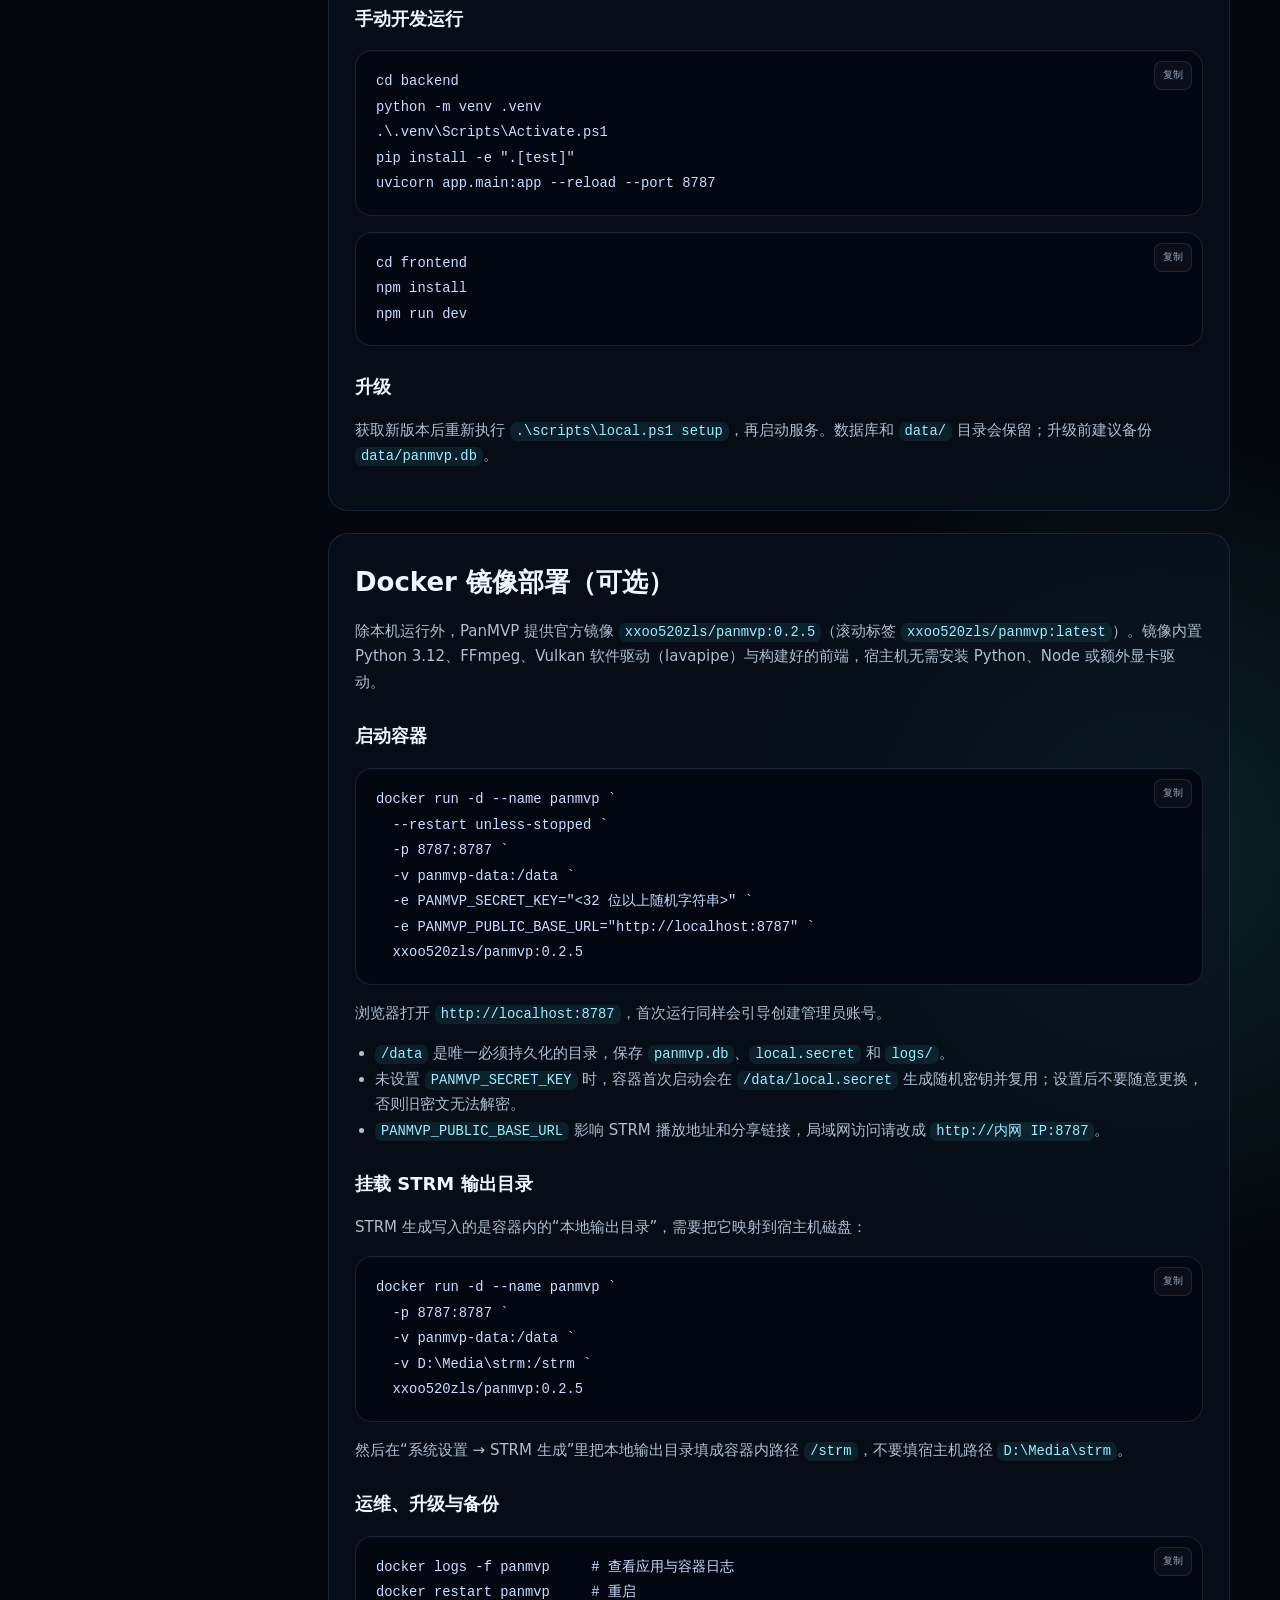
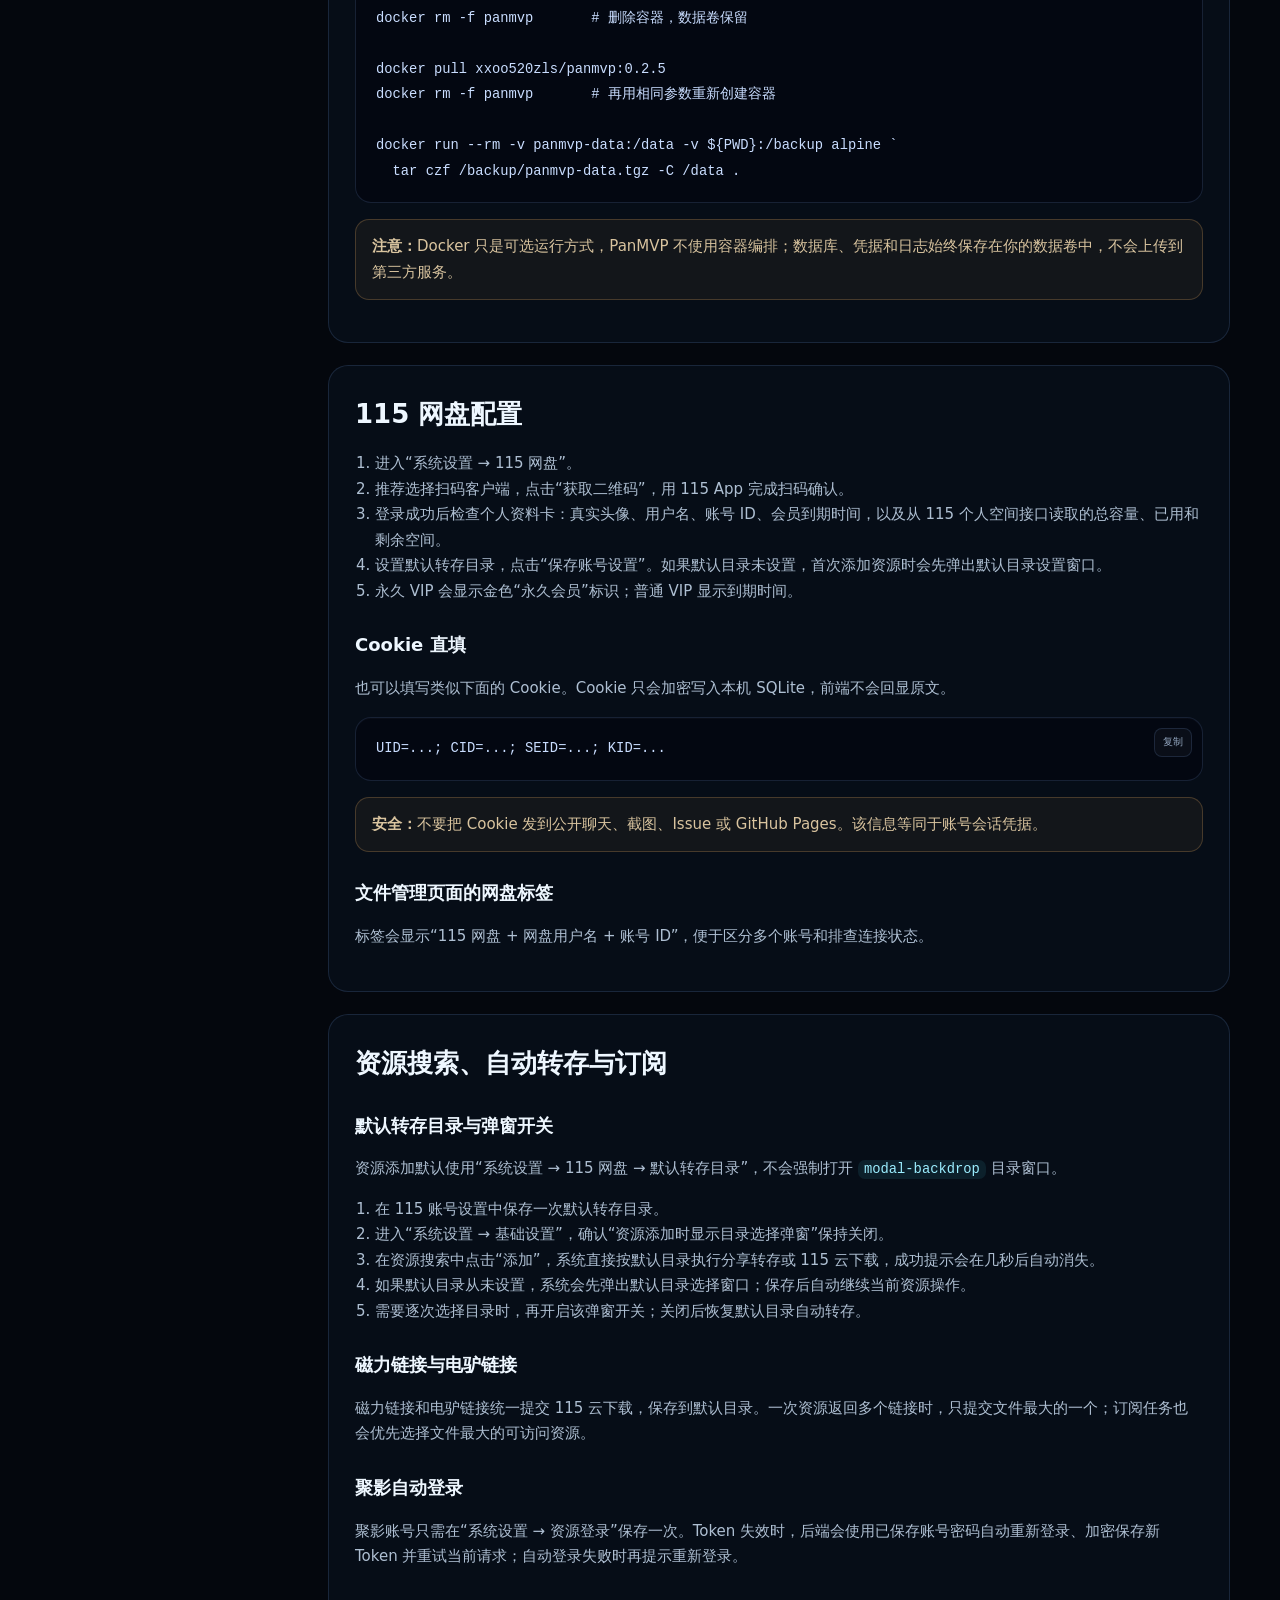
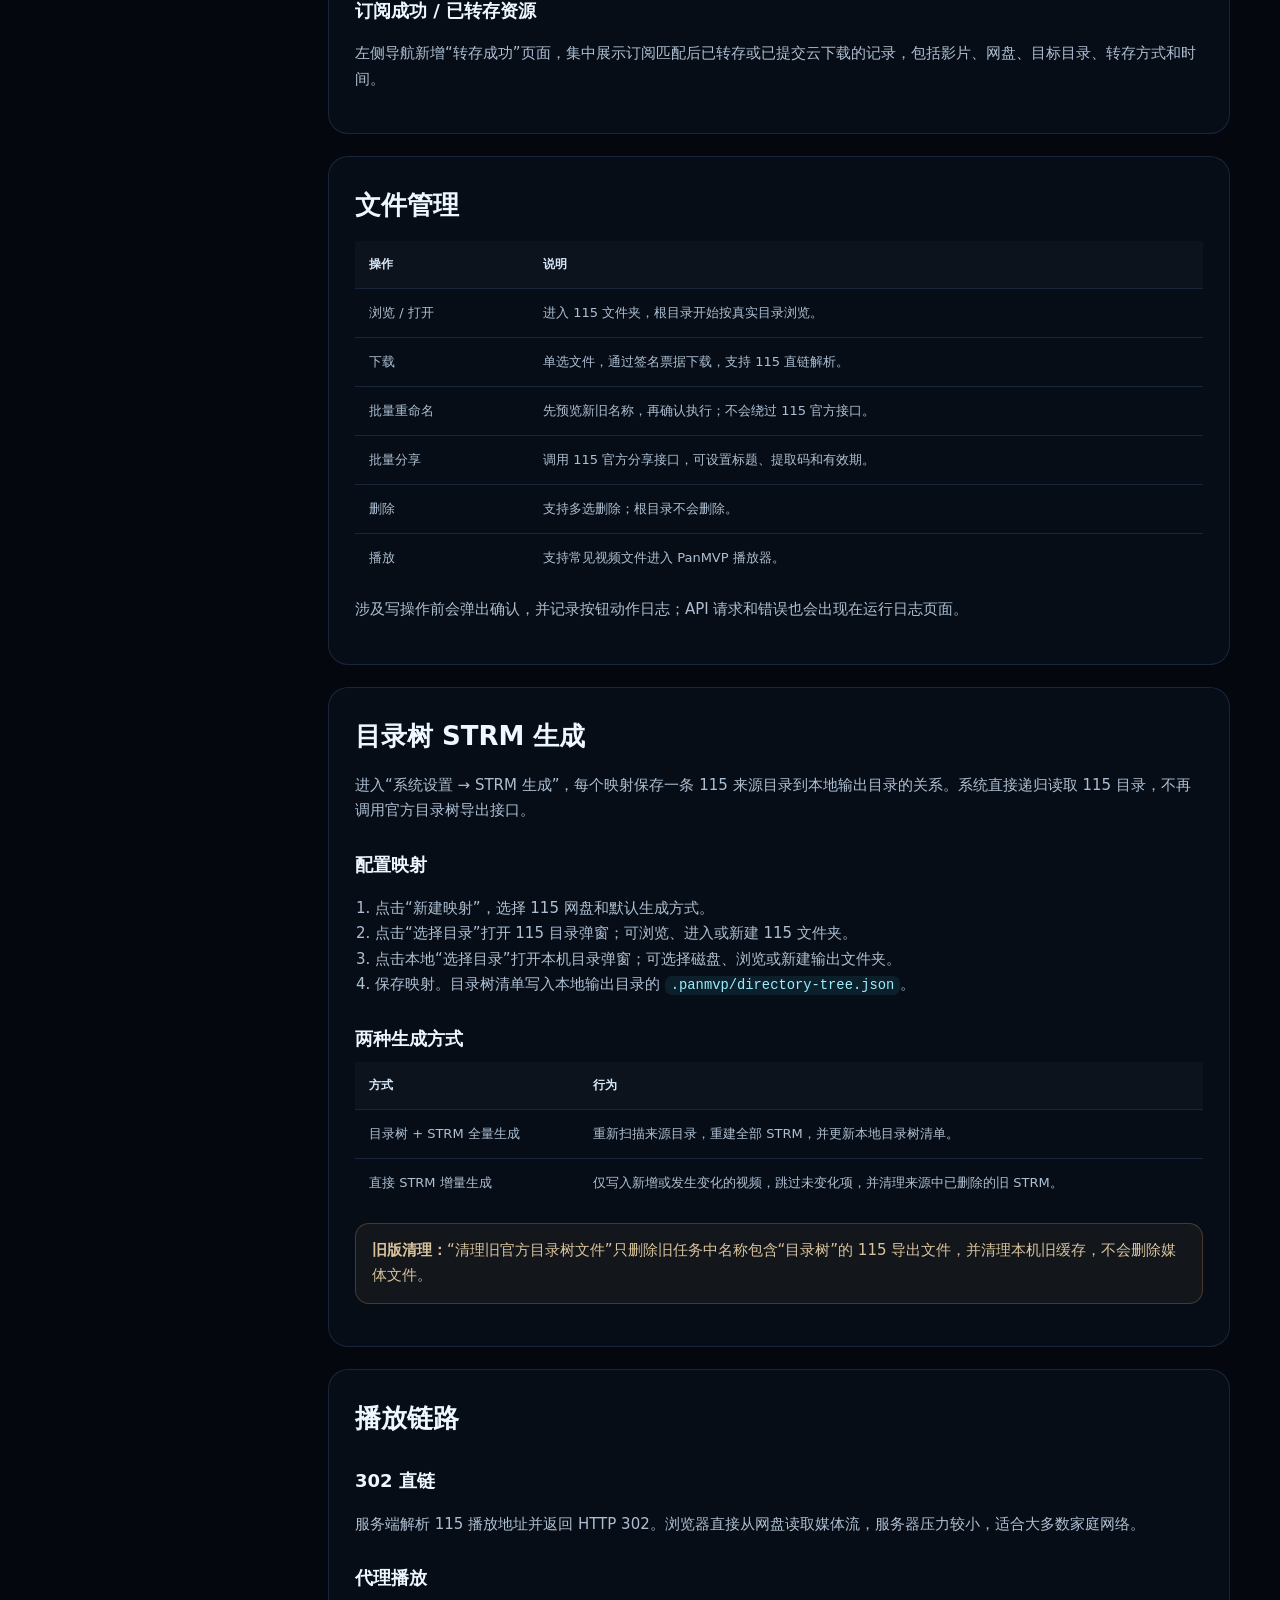
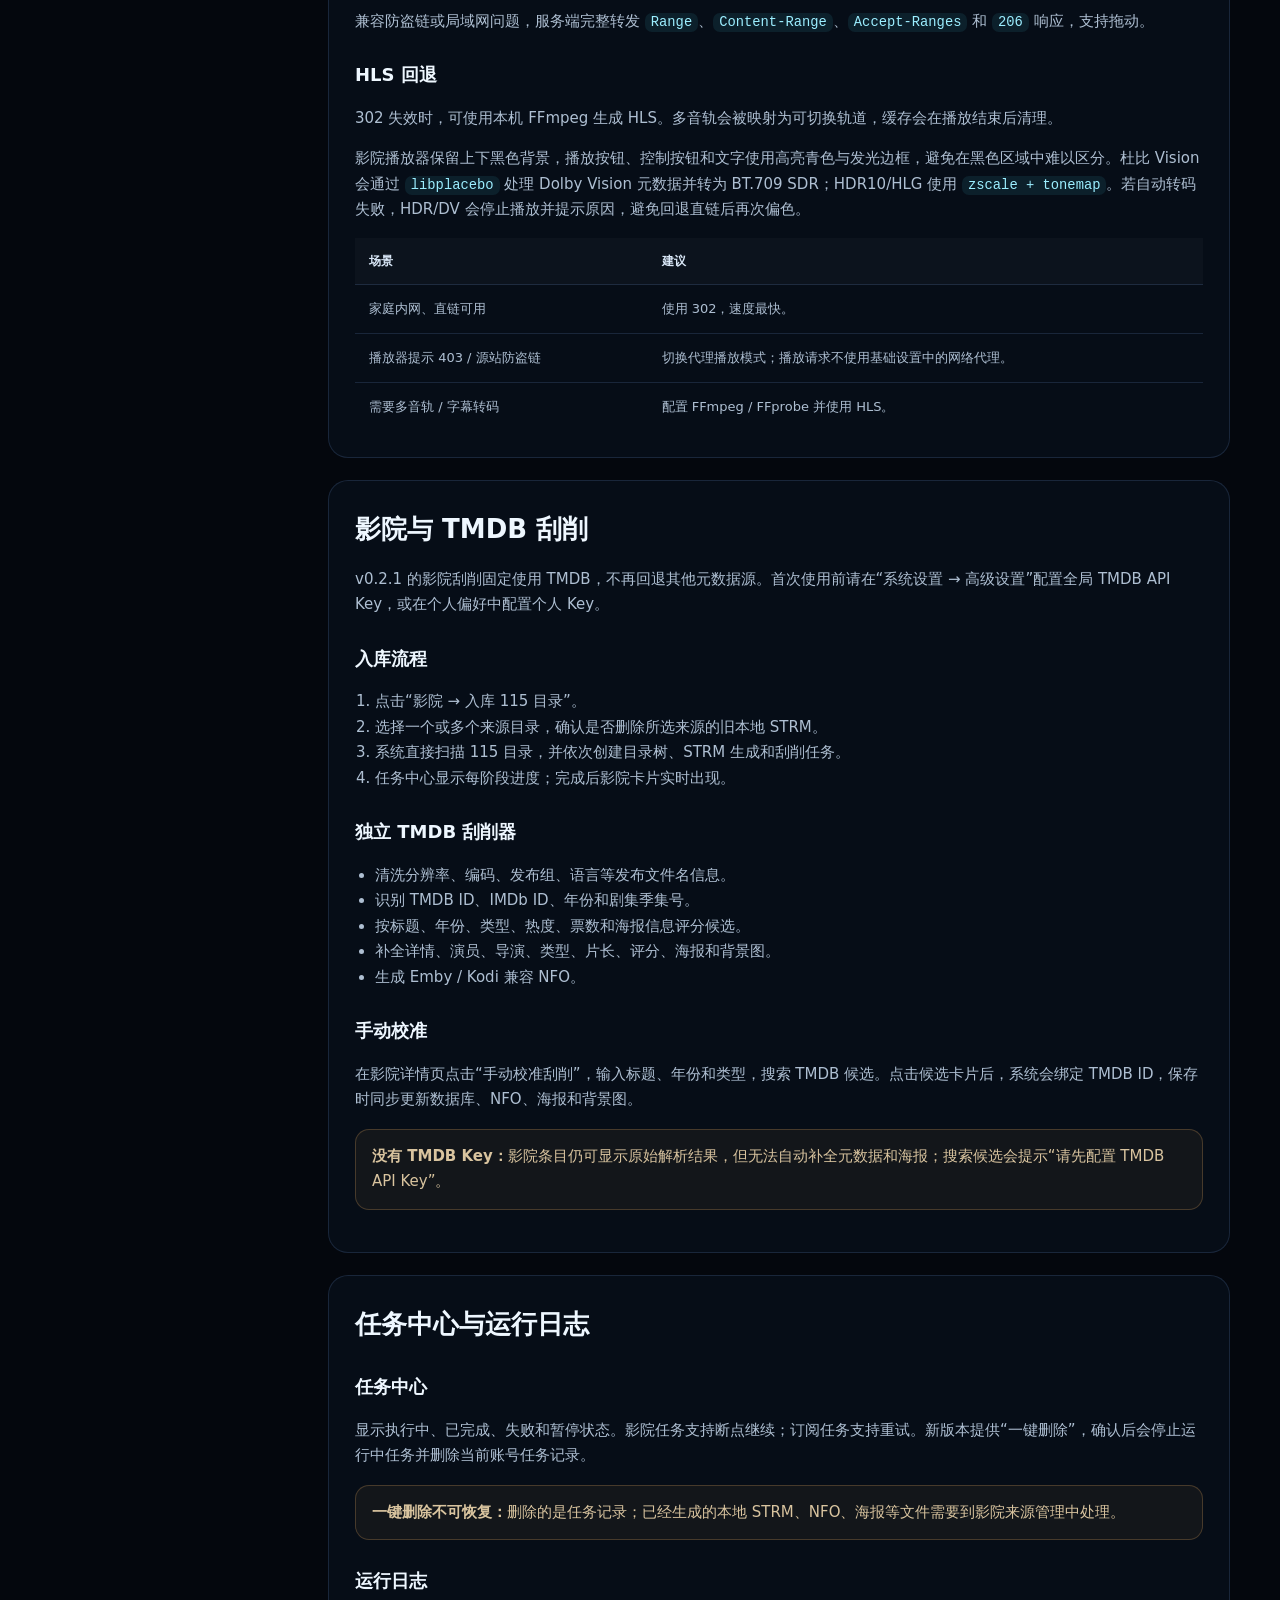
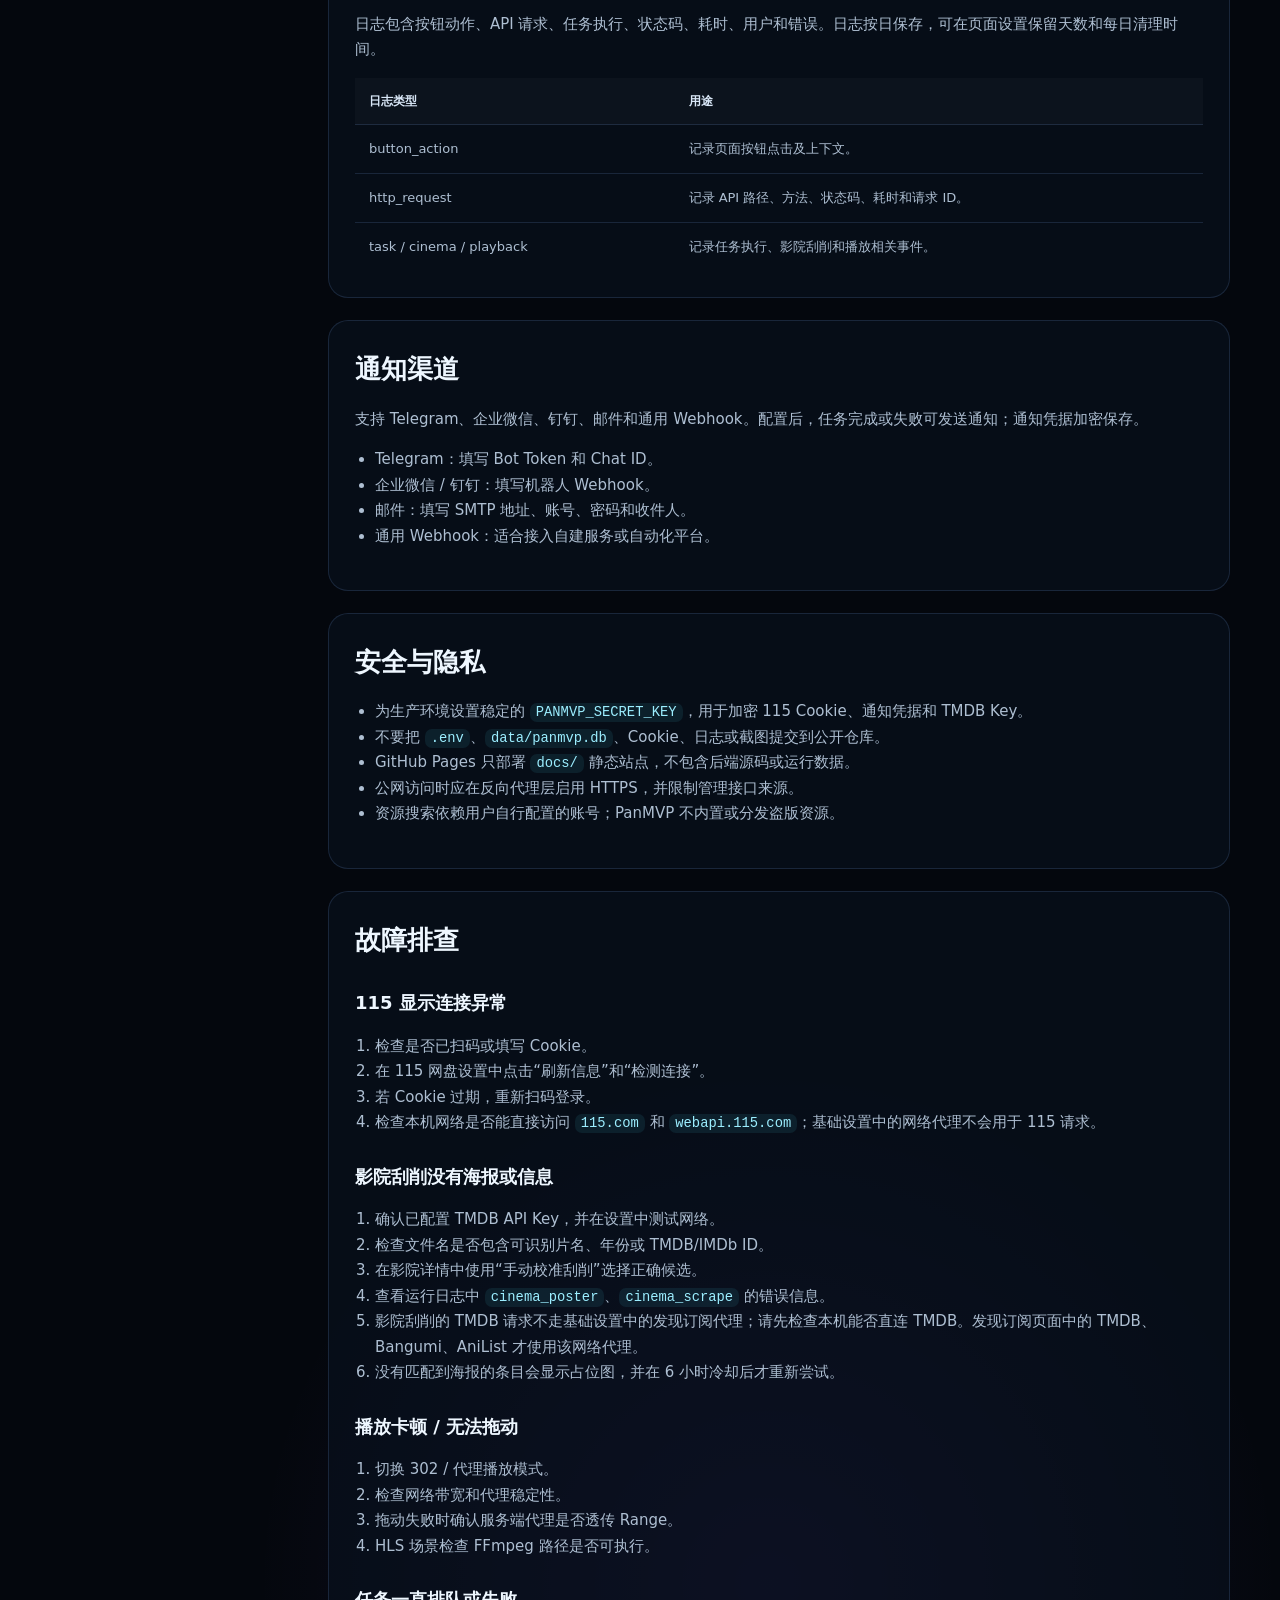
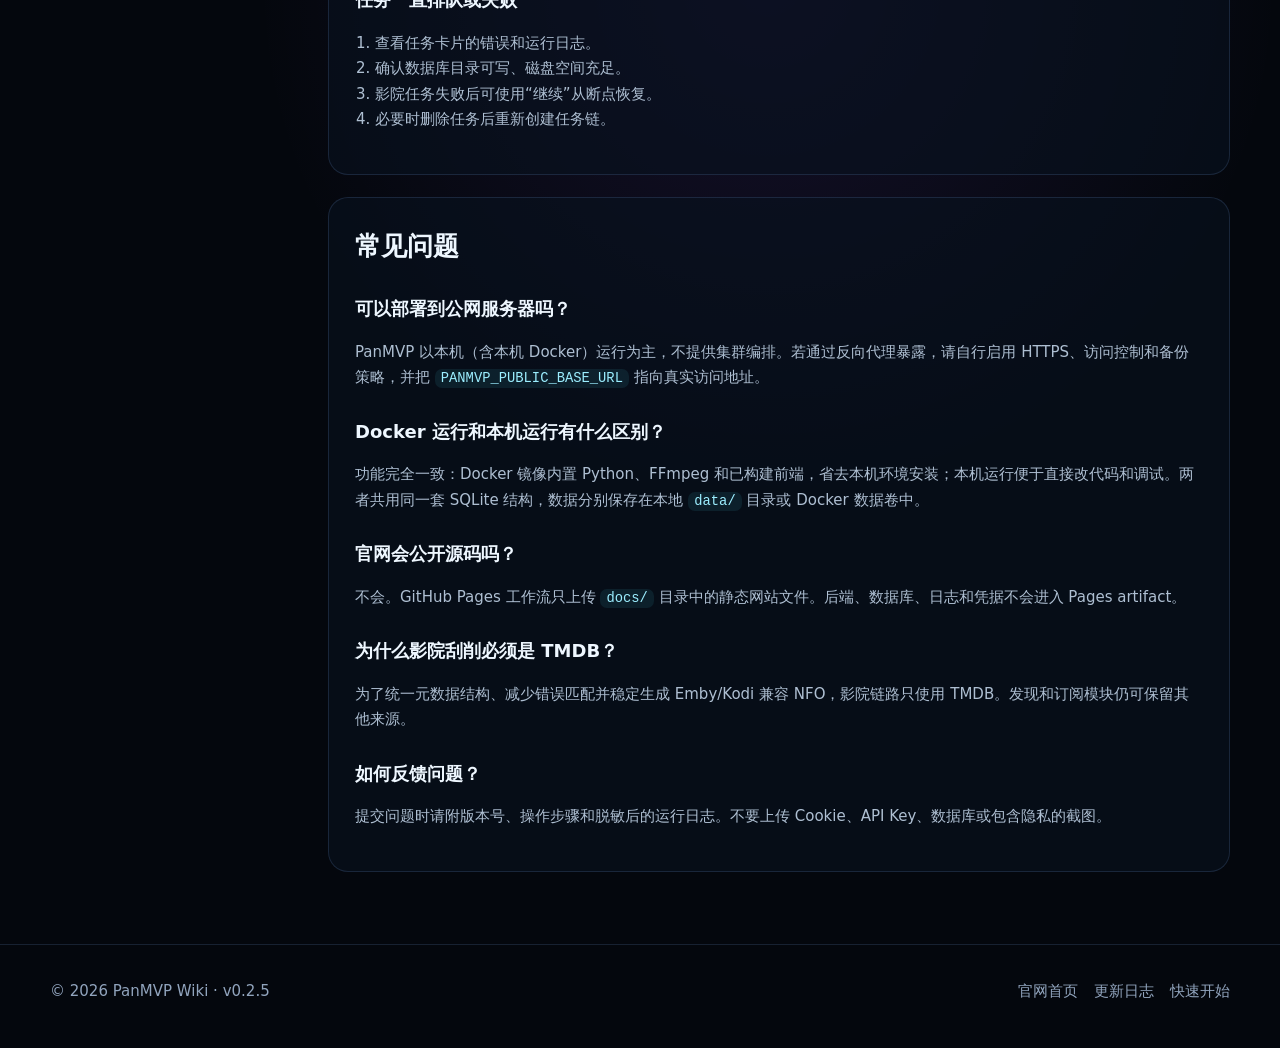
<file: guide.html>
<!doctype html>
<html lang="zh-CN">
<head>
  <meta charset="utf-8" />
  <meta name="viewport" content="width=device-width, initial-scale=1" />
  <meta name="theme-color" content="#04070d" />
  <meta name="description" content="PanMVP Wiki 使用说明书：安装、115 网盘、播放、TMDB 影院刮削、任务中心、运行日志和故障排查。" />
  <title>Wiki 说明书 · PanMVP</title>
  <link rel="icon" href="data:image/svg+xml,<svg xmlns=%22http://www.w3.org/2000/svg%22 viewBox=%220 0 64 64%22><rect width=%2264%22 height=%2264%22 rx=%2218%22 fill=%22%2307101c%22/><path d=%22M16 42V22h7l9 12 9-12h7v20h-7V32l-9 12-9-12v10z%22 fill=%22%2348e4ff%22/></svg>" />
  <link rel="stylesheet" href="./assets/styles.css" />
</head>
<body data-page="guide">
  <header class="site-header">
    <div class="container header-inner">
      <a class="brand" href="./index.html"><span class="brand-mark">PM</span><span>PanMVP<small>LOCAL MEDIA NEXUS</small></span></a>
      <button class="nav-toggle" type="button" aria-label="打开导航" aria-expanded="false">☰</button>
      <nav class="site-nav" aria-label="主导航">
        <a href="./index.html#features">功能</a>
        <a class="active" href="./guide.html">Wiki 说明书</a>
        <a href="./changelog.html">更新日志</a>
        <a class="nav-cta" href="#quickstart">快速开始</a>
      </nav>
    </div>
  </header>

  <main class="container doc-layout">
    <aside class="doc-sidebar">
      <strong>PanMVP Wiki</strong>
      <a href="#quickstart">快速开始</a>
      <a href="#about-version">关于版本</a>
      <a href="#installation">安装与升级</a>
      <a href="#docker">Docker 部署</a>
      <a href="#115">115 网盘</a>
      <a href="#resource-transfer">资源转存与订阅</a>
      <a href="#files">文件管理</a>
      <a href="#strm">STRM 生成</a>
      <a href="#playback">播放链路</a>
      <a href="#cinema">影院与 TMDB</a>
      <a href="#tasks">任务与日志</a>
      <a href="#notifications">通知渠道</a>
      <a href="#security">安全与隐私</a>
      <a href="#troubleshooting">故障排查</a>
      <a href="#faq">常见问题</a>
    </aside>

    <div class="doc-content">
      <section class="doc-hero">
        <p class="eyebrow">WIKI / PANMVP 0.2.5</p>
        <h1>PanMVP 使用说明书</h1>
        <p>从首次运行到 115 账号、播放、影院刮削、任务和日志排障。以 Windows 本机运行为主，同时提供官方 Docker 镜像。</p>
      </section>

      <section class="doc-section" id="quickstart">
        <h2>快速开始</h2>
        <p>登录页、初始化页和控制台顶栏都会显示当前版本号，可用于确认本机或 Docker 部署的是哪个版本。</p>
        <p>推荐使用项目自带的 PowerShell 脚本：它会创建 <code>backend/.venv</code>、安装依赖、构建 Vite 前端并启动 FastAPI。</p>
        <pre><code>Set-ExecutionPolicy -Scope Process Bypass
.\scripts\local.ps1 setup
.\scripts\local.ps1 start</code></pre>
        <p>浏览器打开 <code>http://localhost:8787</code>，首次运行会引导创建管理员账号。常用命令：</p>
        <pre><code>.\scripts\local.ps1 status
.\scripts\local.ps1 start -Reload
.\scripts\local.ps1 test
.\scripts\local.ps1 stop</code></pre>
        <div class="notice safe"><strong>发布提示：</strong>PanMVP 官网与 Wiki 是纯静态站点。访问官网不会连接你的本机数据库，也不会下载或公开源码。</div>
      </section>

      <section class="doc-section" id="about-version">
        <h2>关于版本</h2>
        <p>登录后点击左侧导航“关于版本”，可以查看后端当前运行版本、最近版本更新、发布规则和官方资源入口。该页面通过 <code>/api/setup/status</code> 动态读取版本号，不依赖前端写死。</p>
        <ul>
          <li><strong>当前版本：</strong>显示正在运行的后端版本，并提供“刷新版本信息”按钮。</li>
          <li><strong>版本记录：</strong>集中展示近期功能更新，每次代码改动递增补丁版本后同步新增记录。</li>
          <li><strong>一致性提示：</strong>如果后端版本与前端版本记录不一致，页面会提示刷新或重新构建部署。</li>
          <li><strong>官方链接：</strong>可打开官网 Wiki 和 Docker Hub 镜像标签页。</li>
        </ul>
      </section>

      <section class="doc-section" id="installation">
        <h2>安装与升级</h2>
        <h3>环境要求</h3>
        <ul>
          <li>Windows 10 / 11 或可运行 Python、Node 的 Windows 环境。</li>
          <li>Python 3.12+；项目默认使用 <code>backend/.venv</code>。</li>
          <li>Node.js 20+；项目可使用仓库内 <code>.tools/npm</code>。</li>
          <li>可选：FFmpeg / FFprobe，用于 HLS、字幕和媒体探测。</li>
        </ul>
        <h3>手动开发运行</h3>
        <pre><code>cd backend
python -m venv .venv
.\.venv\Scripts\Activate.ps1
pip install -e ".[test]"
uvicorn app.main:app --reload --port 8787</code></pre>
        <pre><code>cd frontend
npm install
npm run dev</code></pre>
        <h3>升级</h3>
        <p>获取新版本后重新执行 <code>.\scripts\local.ps1 setup</code>，再启动服务。数据库和 <code>data/</code> 目录会保留；升级前建议备份 <code>data/panmvp.db</code>。</p>
      </section>

      <section class="doc-section" id="docker">
        <h2>Docker 镜像部署（可选）</h2>
        <p>除本机运行外，PanMVP 提供官方镜像 <code>xxoo520zls/panmvp:0.2.5</code>（滚动标签 <code>xxoo520zls/panmvp:latest</code>）。镜像内置 Python 3.12、FFmpeg、Vulkan 软件驱动（lavapipe）与构建好的前端，宿主机无需安装 Python、Node 或额外显卡驱动。</p>
        <h3>启动容器</h3>
        <pre><code>docker run -d --name panmvp `
  --restart unless-stopped `
  -p 8787:8787 `
  -v panmvp-data:/data `
  -e PANMVP_SECRET_KEY="&lt;32 位以上随机字符串&gt;" `
  -e PANMVP_PUBLIC_BASE_URL="http://localhost:8787" `
  xxoo520zls/panmvp:0.2.5</code></pre>
        <p>浏览器打开 <code>http://localhost:8787</code>，首次运行同样会引导创建管理员账号。</p>
        <ul>
          <li><code>/data</code> 是唯一必须持久化的目录，保存 <code>panmvp.db</code>、<code>local.secret</code> 和 <code>logs/</code>。</li>
          <li>未设置 <code>PANMVP_SECRET_KEY</code> 时，容器首次启动会在 <code>/data/local.secret</code> 生成随机密钥并复用；设置后不要随意更换，否则旧密文无法解密。</li>
          <li><code>PANMVP_PUBLIC_BASE_URL</code> 影响 STRM 播放地址和分享链接，局域网访问请改成 <code>http://内网 IP:8787</code>。</li>
        </ul>
        <h3>挂载 STRM 输出目录</h3>
        <p>STRM 生成写入的是容器内的“本地输出目录”，需要把它映射到宿主机磁盘：</p>
        <pre><code>docker run -d --name panmvp `
  -p 8787:8787 `
  -v panmvp-data:/data `
  -v D:\Media\strm:/strm `
  xxoo520zls/panmvp:0.2.5</code></pre>
        <p>然后在“系统设置 → STRM 生成”里把本地输出目录填成容器内路径 <code>/strm</code>，不要填宿主机路径 <code>D:\Media\strm</code>。</p>
        <h3>运维、升级与备份</h3>
        <pre><code>docker logs -f panmvp     # 查看应用与容器日志
docker restart panmvp     # 重启
docker rm -f panmvp       # 删除容器，数据卷保留

docker pull xxoo520zls/panmvp:0.2.5
docker rm -f panmvp       # 再用相同参数重新创建容器

docker run --rm -v panmvp-data:/data -v ${PWD}:/backup alpine `
  tar czf /backup/panmvp-data.tgz -C /data .</code></pre>
        <div class="notice"><strong>注意：</strong>Docker 只是可选运行方式，PanMVP 不使用容器编排；数据库、凭据和日志始终保存在你的数据卷中，不会上传到第三方服务。</div>
      </section>

      <section class="doc-section" id="115">
        <h2>115 网盘配置</h2>
        <ol>
          <li>进入“系统设置 → 115 网盘”。</li>
          <li>推荐选择扫码客户端，点击“获取二维码”，用 115 App 完成扫码确认。</li>
          <li>登录成功后检查个人资料卡：真实头像、用户名、账号 ID、会员到期时间，以及从 115 个人空间接口读取的总容量、已用和剩余空间。</li>
          <li>设置默认转存目录，点击“保存账号设置”。如果默认目录未设置，首次添加资源时会先弹出默认目录设置窗口。</li>
          <li>永久 VIP 会显示金色“永久会员”标识；普通 VIP 显示到期时间。</li>
        </ol>
        <h3>Cookie 直填</h3>
        <p>也可以填写类似下面的 Cookie。Cookie 只会加密写入本机 SQLite，前端不会回显原文。</p>
        <pre><code>UID=...; CID=...; SEID=...; KID=...</code></pre>
        <div class="notice"><strong>安全：</strong>不要把 Cookie 发到公开聊天、截图、Issue 或 GitHub Pages。该信息等同于账号会话凭据。</div>
        <h3>文件管理页面的网盘标签</h3>
        <p>标签会显示“115 网盘 + 网盘用户名 + 账号 ID”，便于区分多个账号和排查连接状态。</p>
      </section>

      <section class="doc-section" id="resource-transfer">
        <h2>资源搜索、自动转存与订阅</h2>
        <h3>默认转存目录与弹窗开关</h3>
        <p>资源添加默认使用“系统设置 → 115 网盘 → 默认转存目录”，不会强制打开 <code>modal-backdrop</code> 目录窗口。</p>
        <ol>
          <li>在 115 账号设置中保存一次默认转存目录。</li>
          <li>进入“系统设置 → 基础设置”，确认“资源添加时显示目录选择弹窗”保持关闭。</li>
          <li>在资源搜索中点击“添加”，系统直接按默认目录执行分享转存或 115 云下载，成功提示会在几秒后自动消失。</li>
          <li>如果默认目录从未设置，系统会先弹出默认目录选择窗口；保存后自动继续当前资源操作。</li>
          <li>需要逐次选择目录时，再开启该弹窗开关；关闭后恢复默认目录自动转存。</li>
        </ol>
        <h3>磁力链接与电驴链接</h3>
        <p>磁力链接和电驴链接统一提交 115 云下载，保存到默认目录。一次资源返回多个链接时，只提交文件最大的一个；订阅任务也会优先选择文件最大的可访问资源。</p>
        <h3>聚影自动登录</h3>
        <p>聚影账号只需在“系统设置 → 资源登录”保存一次。Token 失效时，后端会使用已保存账号密码自动重新登录、加密保存新 Token 并重试当前请求；自动登录失败时再提示重新登录。</p>
        <h3>订阅成功 / 已转存资源</h3>
        <p>左侧导航新增“转存成功”页面，集中展示订阅匹配后已转存或已提交云下载的记录，包括影片、网盘、目标目录、转存方式和时间。</p>
      </section>

      <section class="doc-section" id="files">
        <h2>文件管理</h2>
        <table>
          <thead><tr><th>操作</th><th>说明</th></tr></thead>
          <tbody>
            <tr><td>浏览 / 打开</td><td>进入 115 文件夹，根目录开始按真实目录浏览。</td></tr>
            <tr><td>下载</td><td>单选文件，通过签名票据下载，支持 115 直链解析。</td></tr>
            <tr><td>批量重命名</td><td>先预览新旧名称，再确认执行；不会绕过 115 官方接口。</td></tr>
            <tr><td>批量分享</td><td>调用 115 官方分享接口，可设置标题、提取码和有效期。</td></tr>
            <tr><td>删除</td><td>支持多选删除；根目录不会删除。</td></tr>
            <tr><td>播放</td><td>支持常见视频文件进入 PanMVP 播放器。</td></tr>
          </tbody>
        </table>
        <p>涉及写操作前会弹出确认，并记录按钮动作日志；API 请求和错误也会出现在运行日志页面。</p>
      </section>

      <section class="doc-section" id="strm">
        <h2>目录树 STRM 生成</h2>
        <p>进入“系统设置 → STRM 生成”，每个映射保存一条 115 来源目录到本地输出目录的关系。系统直接递归读取 115 目录，不再调用官方目录树导出接口。</p>
        <h3>配置映射</h3>
        <ol>
          <li>点击“新建映射”，选择 115 网盘和默认生成方式。</li>
          <li>点击“选择目录”打开 115 目录弹窗；可浏览、进入或新建 115 文件夹。</li>
          <li>点击本地“选择目录”打开本机目录弹窗；可选择磁盘、浏览或新建输出文件夹。</li>
          <li>保存映射。目录树清单写入本地输出目录的 <code>.panmvp/directory-tree.json</code>。</li>
        </ol>
        <h3>两种生成方式</h3>
        <table>
          <thead><tr><th>方式</th><th>行为</th></tr></thead>
          <tbody>
            <tr><td>目录树 + STRM 全量生成</td><td>重新扫描来源目录，重建全部 STRM，并更新本地目录树清单。</td></tr>
            <tr><td>直接 STRM 增量生成</td><td>仅写入新增或发生变化的视频，跳过未变化项，并清理来源中已删除的旧 STRM。</td></tr>
          </tbody>
        </table>
        <div class="notice"><strong>旧版清理：</strong>“清理旧官方目录树文件”只删除旧任务中名称包含“目录树”的 115 导出文件，并清理本机旧缓存，不会删除媒体文件。</div>
      </section>

      <section class="doc-section" id="playback">
        <h2>播放链路</h2>
        <h3>302 直链</h3>
        <p>服务端解析 115 播放地址并返回 HTTP 302。浏览器直接从网盘读取媒体流，服务器压力较小，适合大多数家庭网络。</p>
        <h3>代理播放</h3>
        <p>兼容防盗链或局域网问题，服务端完整转发 <code>Range</code>、<code>Content-Range</code>、<code>Accept-Ranges</code> 和 <code>206</code> 响应，支持拖动。</p>
        <h3>HLS 回退</h3>
        <p>302 失效时，可使用本机 FFmpeg 生成 HLS。多音轨会被映射为可切换轨道，缓存会在播放结束后清理。</p>
        <p>影院播放器保留上下黑色背景，播放按钮、控制按钮和文字使用高亮青色与发光边框，避免在黑色区域中难以区分。杜比 Vision 会通过 <code>libplacebo</code> 处理 Dolby Vision 元数据并转为 BT.709 SDR；HDR10/HLG 使用 <code>zscale + tonemap</code>。若自动转码失败，HDR/DV 会停止播放并提示原因，避免回退直链后再次偏色。</p>
        <table>
          <thead><tr><th>场景</th><th>建议</th></tr></thead>
          <tbody>
            <tr><td>家庭内网、直链可用</td><td>使用 302，速度最快。</td></tr>
            <tr><td>播放器提示 403 / 源站防盗链</td><td>切换代理播放模式；播放请求不使用基础设置中的网络代理。</td></tr>
            <tr><td>需要多音轨 / 字幕转码</td><td>配置 FFmpeg / FFprobe 并使用 HLS。</td></tr>
          </tbody>
        </table>
      </section>

      <section class="doc-section" id="cinema">
        <h2>影院与 TMDB 刮削</h2>
        <p>v0.2.1 的影院刮削固定使用 TMDB，不再回退其他元数据源。首次使用前请在“系统设置 → 高级设置”配置全局 TMDB API Key，或在个人偏好中配置个人 Key。</p>
        <h3>入库流程</h3>
        <ol>
          <li>点击“影院 → 入库 115 目录”。</li>
          <li>选择一个或多个来源目录，确认是否删除所选来源的旧本地 STRM。</li>
          <li>系统直接扫描 115 目录，并依次创建目录树、STRM 生成和刮削任务。</li>
          <li>任务中心显示每阶段进度；完成后影院卡片实时出现。</li>
        </ol>
        <h3>独立 TMDB 刮削器</h3>
        <ul>
          <li>清洗分辨率、编码、发布组、语言等发布文件名信息。</li>
          <li>识别 TMDB ID、IMDb ID、年份和剧集季集号。</li>
          <li>按标题、年份、类型、热度、票数和海报信息评分候选。</li>
          <li>补全详情、演员、导演、类型、片长、评分、海报和背景图。</li>
          <li>生成 Emby / Kodi 兼容 NFO。</li>
        </ul>
        <h3>手动校准</h3>
        <p>在影院详情页点击“手动校准刮削”，输入标题、年份和类型，搜索 TMDB 候选。点击候选卡片后，系统会绑定 TMDB ID，保存时同步更新数据库、NFO、海报和背景图。</p>
        <div class="notice"><strong>没有 TMDB Key：</strong>影院条目仍可显示原始解析结果，但无法自动补全元数据和海报；搜索候选会提示“请先配置 TMDB API Key”。</div>
      </section>

      <section class="doc-section" id="tasks">
        <h2>任务中心与运行日志</h2>
        <h3>任务中心</h3>
        <p>显示执行中、已完成、失败和暂停状态。影院任务支持断点继续；订阅任务支持重试。新版本提供“一键删除”，确认后会停止运行中任务并删除当前账号任务记录。</p>
        <div class="notice"><strong>一键删除不可恢复：</strong>删除的是任务记录；已经生成的本地 STRM、NFO、海报等文件需要到影院来源管理中处理。</div>
        <h3>运行日志</h3>
        <p>日志包含按钮动作、API 请求、任务执行、状态码、耗时、用户和错误。日志按日保存，可在页面设置保留天数和每日清理时间。</p>
        <table>
          <thead><tr><th>日志类型</th><th>用途</th></tr></thead>
          <tbody>
            <tr><td>button_action</td><td>记录页面按钮点击及上下文。</td></tr>
            <tr><td>http_request</td><td>记录 API 路径、方法、状态码、耗时和请求 ID。</td></tr>
            <tr><td>task / cinema / playback</td><td>记录任务执行、影院刮削和播放相关事件。</td></tr>
          </tbody>
        </table>
      </section>

      <section class="doc-section" id="notifications">
        <h2>通知渠道</h2>
        <p>支持 Telegram、企业微信、钉钉、邮件和通用 Webhook。配置后，任务完成或失败可发送通知；通知凭据加密保存。</p>
        <ul>
          <li>Telegram：填写 Bot Token 和 Chat ID。</li>
          <li>企业微信 / 钉钉：填写机器人 Webhook。</li>
          <li>邮件：填写 SMTP 地址、账号、密码和收件人。</li>
          <li>通用 Webhook：适合接入自建服务或自动化平台。</li>
        </ul>
      </section>

      <section class="doc-section" id="security">
        <h2>安全与隐私</h2>
        <ul>
          <li>为生产环境设置稳定的 <code>PANMVP_SECRET_KEY</code>，用于加密 115 Cookie、通知凭据和 TMDB Key。</li>
          <li>不要把 <code>.env</code>、<code>data/panmvp.db</code>、Cookie、日志或截图提交到公开仓库。</li>
          <li>GitHub Pages 只部署 <code>docs/</code> 静态站点，不包含后端源码或运行数据。</li>
          <li>公网访问时应在反向代理层启用 HTTPS，并限制管理接口来源。</li>
          <li>资源搜索依赖用户自行配置的账号；PanMVP 不内置或分发盗版资源。</li>
        </ul>
      </section>

      <section class="doc-section" id="troubleshooting">
        <h2>故障排查</h2>
        <h3>115 显示连接异常</h3>
        <ol>
          <li>检查是否已扫码或填写 Cookie。</li>
          <li>在 115 网盘设置中点击“刷新信息”和“检测连接”。</li>
          <li>若 Cookie 过期，重新扫码登录。</li>
          <li>检查本机网络是否能直接访问 <code>115.com</code> 和 <code>webapi.115.com</code>；基础设置中的网络代理不会用于 115 请求。</li>
        </ol>
        <h3>影院刮削没有海报或信息</h3>
        <ol>
          <li>确认已配置 TMDB API Key，并在设置中测试网络。</li>
          <li>检查文件名是否包含可识别片名、年份或 TMDB/IMDb ID。</li>
          <li>在影院详情中使用“手动校准刮削”选择正确候选。</li>
          <li>查看运行日志中 <code>cinema_poster</code>、<code>cinema_scrape</code> 的错误信息。</li>
          <li>影院刮削的 TMDB 请求不走基础设置中的发现订阅代理；请先检查本机能否直连 TMDB。发现订阅页面中的 TMDB、Bangumi、AniList 才使用该网络代理。</li>
          <li>没有匹配到海报的条目会显示占位图，并在 6 小时冷却后才重新尝试。</li>
        </ol>
        <h3>播放卡顿 / 无法拖动</h3>
        <ol>
          <li>切换 302 / 代理播放模式。</li>
          <li>检查网络带宽和代理稳定性。</li>
          <li>拖动失败时确认服务端代理是否透传 Range。</li>
          <li>HLS 场景检查 FFmpeg 路径是否可执行。</li>
        </ol>
        <h3>任务一直排队或失败</h3>
        <ol>
          <li>查看任务卡片的错误和运行日志。</li>
          <li>确认数据库目录可写、磁盘空间充足。</li>
          <li>影院任务失败后可使用“继续”从断点恢复。</li>
          <li>必要时删除任务后重新创建任务链。</li>
        </ol>
      </section>

      <section class="doc-section" id="faq">
        <h2>常见问题</h2>
        <h3>可以部署到公网服务器吗？</h3>
        <p>PanMVP 以本机（含本机 Docker）运行为主，不提供集群编排。若通过反向代理暴露，请自行启用 HTTPS、访问控制和备份策略，并把 <code>PANMVP_PUBLIC_BASE_URL</code> 指向真实访问地址。</p>
        <h3>Docker 运行和本机运行有什么区别？</h3>
        <p>功能完全一致：Docker 镜像内置 Python、FFmpeg 和已构建前端，省去本机环境安装；本机运行便于直接改代码和调试。两者共用同一套 SQLite 结构，数据分别保存在本地 <code>data/</code> 目录或 Docker 数据卷中。</p>
        <h3>官网会公开源码吗？</h3>
        <p>不会。GitHub Pages 工作流只上传 <code>docs/</code> 目录中的静态网站文件。后端、数据库、日志和凭据不会进入 Pages artifact。</p>
        <h3>为什么影院刮削必须是 TMDB？</h3>
        <p>为了统一元数据结构、减少错误匹配并稳定生成 Emby/Kodi 兼容 NFO，影院链路只使用 TMDB。发现和订阅模块仍可保留其他来源。</p>
        <h3>如何反馈问题？</h3>
        <p>提交问题时请附版本号、操作步骤和脱敏后的运行日志。不要上传 Cookie、API Key、数据库或包含隐私的截图。</p>
      </section>
    </div>
  </main>

  <footer class="site-footer">
    <div class="container footer-inner">
      <div>© <span data-year></span> PanMVP Wiki · v0.2.5</div>
      <div class="footer-links"><a href="./index.html">官网首页</a><a href="./changelog.html">更新日志</a><a href="#quickstart">快速开始</a></div>
    </div>
  </footer>
  <script src="./assets/site.js" defer></script>
</body>
</html>
</file>
<file: assets/styles.css>
:root {
  color-scheme: dark;
  --bg: #04070d;
  --bg-soft: #07101c;
  --panel: rgba(11, 22, 38, .78);
  --panel-strong: rgba(11, 24, 42, .94);
  --line: rgba(137, 180, 255, .15);
  --line-strong: rgba(72, 220, 255, .42);
  --text: #eef7ff;
  --muted: #91a4bd;
  --cyan: #48e4ff;
  --blue: #4f8dff;
  --green: #53e6a5;
  --violet: #a77bff;
  --orange: #ffbb63;
  --red: #ff6f8d;
  --shadow: 0 28px 80px rgba(0, 0, 0, .42);
  --radius: 22px;
  --max: 1180px;
}
* { box-sizing: border-box; }
html { scroll-behavior: smooth; }
body {
  margin: 0;
  min-height: 100vh;
  overflow-x: hidden;
  background:
    radial-gradient(circle at 12% 4%, rgba(31, 112, 255, .22), transparent 29rem),
    radial-gradient(circle at 90% 23%, rgba(58, 231, 213, .13), transparent 26rem),
    radial-gradient(circle at 60% 90%, rgba(144, 83, 255, .12), transparent 32rem),
    var(--bg);
  color: var(--text);
  font: 15px/1.7 Inter, "PingFang SC", "Microsoft YaHei", system-ui, -apple-system, sans-serif;
}
body::before {
  content: "";
  position: fixed;
  inset: 0;
  pointer-events: none;
  opacity: .34;
  background-image:
    linear-gradient(rgba(255,255,255,.022) 1px, transparent 1px),
    linear-gradient(90deg, rgba(255,255,255,.022) 1px, transparent 1px);
  background-size: 48px 48px;
  mask-image: linear-gradient(to bottom, black, transparent 86%);
}
a { color: inherit; text-decoration: none; }
button, input { font: inherit; }
button { color: inherit; }
img, svg { max-width: 100%; }
code, pre { font-family: "Cascadia Code", "SFMono-Regular", Consolas, monospace; }
pre {
  position: relative;
  margin: 16px 0;
  padding: 18px 20px;
  overflow: auto;
  border: 1px solid var(--line);
  border-radius: 16px;
  background: #030711;
  color: #c9ddff;
  box-shadow: inset 0 1px 0 rgba(255,255,255,.025);
}
code {
  padding: 2px 6px;
  border-radius: 7px;
  background: rgba(72, 228, 255, .085);
  color: #9ceeff;
  font-size: .92em;
}
pre code { padding: 0; background: transparent; color: inherit; }
.container { width: min(calc(100% - 40px), var(--max)); margin: 0 auto; }
.site-header {
  position: sticky;
  top: 0;
  z-index: 50;
  border-bottom: 1px solid var(--line);
  background: rgba(4, 8, 16, .76);
  backdrop-filter: blur(22px);
}
.header-inner { min-height: 72px; display: flex; align-items: center; gap: 24px; }
.brand { display: flex; align-items: center; gap: 12px; font-weight: 900; letter-spacing: -.02em; }
.brand-mark {
  width: 42px;
  height: 42px;
  display: grid;
  place-items: center;
  border: 1px solid rgba(72,228,255,.4);
  border-radius: 14px;
  color: var(--cyan);
  background: linear-gradient(145deg, rgba(72,228,255,.15), rgba(79,141,255,.08));
  box-shadow: 0 0 30px rgba(72,228,255,.13);
}
.brand small { display: block; color: var(--muted); font-size: 9px; letter-spacing: .2em; font-weight: 700; }
.site-nav { margin-left: auto; display: flex; align-items: center; gap: 6px; }
.site-nav a {
  padding: 9px 12px;
  border-radius: 10px;
  color: #a9b8cd;
  font-size: 13px;
  transition: .2s ease;
}
.site-nav a:hover, .site-nav a.active { color: white; background: rgba(72,228,255,.07); }
.site-nav .nav-cta {
  color: #061018;
  background: linear-gradient(135deg, var(--cyan), #78f1ca);
  font-weight: 800;
  box-shadow: 0 8px 24px rgba(72,228,255,.18);
}
.nav-toggle {
  display: none;
  margin-left: auto;
  width: 42px;
  height: 42px;
  border: 1px solid var(--line);
  border-radius: 12px;
  background: rgba(255,255,255,.025);
}
.hero { position: relative; padding: 92px 0 70px; }
.hero-grid { display: grid; grid-template-columns: minmax(0, 1.03fr) minmax(360px, .97fr); gap: 54px; align-items: center; }
.eyebrow { margin: 0 0 14px; color: var(--cyan); font-size: 11px; font-weight: 900; letter-spacing: .24em; text-transform: uppercase; }
.hero h1 { margin: 0; max-width: 760px; font-size: clamp(42px, 6.4vw, 78px); line-height: 1.02; letter-spacing: -.06em; }
.hero h1 span { color: transparent; background: linear-gradient(100deg, var(--cyan), #85f0cd 48%, #9d88ff); background-clip: text; -webkit-background-clip: text; }
.hero-copy { max-width: 690px; margin: 24px 0 0; color: #a8b8cf; font-size: 18px; line-height: 1.75; }
.hero-actions { display: flex; gap: 12px; flex-wrap: wrap; margin-top: 32px; }
.button {
  display: inline-flex;
  align-items: center;
  justify-content: center;
  gap: 8px;
  min-height: 48px;
  padding: 0 18px;
  border: 1px solid var(--line);
  border-radius: 13px;
  background: rgba(255,255,255,.026);
  cursor: pointer;
  font-weight: 760;
  transition: .22s ease;
}
.button:hover { transform: translateY(-2px); border-color: var(--line-strong); }
.button.primary { color: #051018; background: linear-gradient(135deg, var(--cyan), #78f1ca); border-color: transparent; box-shadow: 0 14px 36px rgba(72,228,255,.18); }
.hero-badges { display: flex; gap: 9px; flex-wrap: wrap; margin-top: 28px; }
.pill { padding: 6px 10px; border: 1px solid var(--line); border-radius: 999px; color: #9fb3cd; background: rgba(255,255,255,.02); font-size: 11px; }
.hero-visual { position: relative; }
.hero-visual::before { content: ""; position: absolute; inset: -20%; background: radial-gradient(circle, rgba(72,228,255,.16), transparent 62%); filter: blur(18px); }
.app-window {
  position: relative;
  overflow: hidden;
  border: 1px solid rgba(123,178,255,.19);
  border-radius: 24px;
  background: linear-gradient(155deg, rgba(15,29,49,.94), rgba(6,12,23,.94));
  box-shadow: var(--shadow);
  transform: perspective(1300px) rotateY(-4deg) rotateX(2deg);
}
.window-bar { display: flex; align-items: center; gap: 7px; height: 46px; padding: 0 15px; border-bottom: 1px solid var(--line); }
.window-dot { width: 9px; height: 9px; border-radius: 50%; background: #ff6d82; }
.window-dot:nth-child(2) { background: #ffca65; }
.window-dot:nth-child(3) { background: #51df9b; }
.window-title { margin-left: 9px; color: var(--muted); font-size: 10px; letter-spacing: .08em; }
.app-layout { display: grid; grid-template-columns: 130px 1fr; min-height: 392px; }
.mock-nav { padding: 18px 12px; border-right: 1px solid var(--line); background: rgba(2,7,14,.42); }
.mock-logo { width: 34px; height: 34px; display: grid; place-items: center; margin-bottom: 20px; border: 1px solid rgba(72,228,255,.35); border-radius: 11px; color: var(--cyan); font-size: 11px; font-weight: 900; }
.mock-link { height: 32px; display: flex; align-items: center; gap: 8px; padding: 0 9px; border-radius: 9px; color: #8395ad; font-size: 10px; }
.mock-link.active { color: white; background: linear-gradient(90deg, rgba(72,228,255,.13), transparent); border-left: 2px solid var(--cyan); }
.mock-main { padding: 20px; }
.mock-head { display: flex; justify-content: space-between; align-items: start; gap: 12px; }
.mock-head h3 { margin: 0; font-size: 16px; }
.mock-head p { margin: 5px 0 0; color: var(--muted); font-size: 9px; }
.mock-button { padding: 7px 10px; border-radius: 8px; color: #061018; background: var(--cyan); font-size: 9px; font-weight: 800; }
.mock-metrics { display: grid; grid-template-columns: repeat(3, 1fr); gap: 9px; margin-top: 18px; }
.mock-metric { padding: 12px; border: 1px solid var(--line); border-radius: 13px; background: rgba(255,255,255,.018); }
.mock-metric small { display: block; color: var(--muted); font-size: 8px; }
.mock-metric strong { display: block; margin-top: 5px; color: var(--cyan); font-size: 18px; }
.mock-cards { display: grid; grid-template-columns: repeat(3, 1fr); gap: 10px; margin-top: 12px; }
.mock-card { overflow: hidden; border: 1px solid var(--line); border-radius: 13px; background: rgba(255,255,255,.018); }
.mock-poster { height: 112px; background: linear-gradient(145deg, rgba(72,228,255,.28), rgba(167,123,255,.28)), radial-gradient(circle at 40% 30%, rgba(255,255,255,.2), transparent 28%); }
.mock-card:nth-child(2) .mock-poster { background: linear-gradient(145deg, rgba(255,187,99,.26), rgba(255,111,141,.18)), radial-gradient(circle at 58% 34%, rgba(255,255,255,.2), transparent 30%); }
.mock-card:nth-child(3) .mock-poster { background: linear-gradient(145deg, rgba(83,230,165,.25), rgba(79,141,255,.22)), radial-gradient(circle at 40% 34%, rgba(255,255,255,.2), transparent 30%); }
.mock-card div { padding: 9px; }
.mock-card strong { display: block; font-size: 9px; white-space: nowrap; overflow: hidden; text-overflow: ellipsis; }
.mock-card span { display: block; margin-top: 3px; color: var(--muted); font-size: 8px; }
.section { padding: 72px 0; }
.section-head { max-width: 760px; margin-bottom: 34px; }
.section-head h2 { margin: 0; font-size: clamp(30px, 4vw, 46px); letter-spacing: -.045em; }
.section-head p { margin: 14px 0 0; color: var(--muted); font-size: 16px; }
.feature-grid { display: grid; grid-template-columns: repeat(3, minmax(0, 1fr)); gap: 15px; }
.feature-card {
  position: relative;
  min-height: 220px;
  padding: 22px;
  overflow: hidden;
  border: 1px solid var(--line);
  border-radius: var(--radius);
  background: linear-gradient(145deg, rgba(13,25,43,.82), rgba(7,14,26,.78));
  box-shadow: inset 0 1px 0 rgba(255,255,255,.025);
  transition: .25s ease;
}
.feature-card:hover { transform: translateY(-4px); border-color: rgba(72,228,255,.3); box-shadow: 0 22px 60px rgba(0,0,0,.28); }
.feature-card::after { content: ""; position: absolute; width: 150px; height: 150px; right: -65px; bottom: -75px; border-radius: 50%; background: rgba(72,228,255,.08); filter: blur(18px); }
.feature-icon { width: 44px; height: 44px; display: grid; place-items: center; border: 1px solid rgba(72,228,255,.24); border-radius: 13px; color: var(--cyan); background: rgba(72,228,255,.07); font-size: 19px; }
.feature-card h3 { margin: 20px 0 8px; font-size: 18px; }
.feature-card p { margin: 0; color: var(--muted); font-size: 13px; }
.feature-card .tag { display: inline-block; margin-top: 18px; color: var(--green); font-size: 10px; font-weight: 800; letter-spacing: .08em; }
.split { display: grid; grid-template-columns: .95fr 1.05fr; gap: 20px; align-items: stretch; }
.spotlight { padding: 30px; border: 1px solid var(--line); border-radius: var(--radius); background: linear-gradient(145deg, rgba(16,33,54,.86), rgba(7,14,26,.78)); }
.spotlight h3 { margin: 0 0 12px; font-size: 28px; }
.spotlight p { color: var(--muted); }
.check-list { display: grid; gap: 12px; padding: 0; margin: 24px 0 0; list-style: none; }
.check-list li { display: flex; gap: 10px; color: #c2d1e3; }
.check-list li::before { content: "✓"; flex: none; width: 22px; height: 22px; display: grid; place-items: center; border-radius: 7px; color: var(--green); background: rgba(83,230,165,.08); font-weight: 900; }
.flow { display: grid; grid-template-columns: repeat(4, 1fr); gap: 12px; }
.flow-step { min-height: 160px; padding: 20px; border: 1px solid var(--line); border-radius: 18px; background: rgba(255,255,255,.018); }
.flow-step b { color: var(--cyan); font-size: 11px; letter-spacing: .12em; }
.flow-step h3 { margin: 18px 0 7px; font-size: 17px; }
.flow-step p { margin: 0; color: var(--muted); font-size: 12px; }
.quote {
  padding: 26px 28px;
  border: 1px solid rgba(83,230,165,.2);
  border-radius: var(--radius);
  background: linear-gradient(135deg, rgba(83,230,165,.08), rgba(72,228,255,.04));
}
.quote strong { color: var(--green); }
.quote p { margin: 8px 0 0; color: #b8c9dc; }
.cta-band { position: relative; overflow: hidden; padding: 42px; border: 1px solid rgba(72,228,255,.22); border-radius: 28px; background: linear-gradient(135deg, rgba(72,228,255,.11), rgba(167,123,255,.08), rgba(7,14,26,.88)); }
.cta-band::after { content: ""; position: absolute; width: 300px; height: 300px; right: -80px; top: -130px; border-radius: 50%; background: rgba(72,228,255,.12); filter: blur(20px); }
.cta-band h2 { position: relative; margin: 0; font-size: clamp(28px, 4vw, 46px); letter-spacing: -.04em; }
.cta-band p { position: relative; max-width: 720px; color: var(--muted); }
.cta-band .hero-actions { position: relative; }
.site-footer { padding: 34px 0 44px; border-top: 1px solid var(--line); color: var(--muted); }
.footer-inner { display: flex; align-items: center; justify-content: space-between; gap: 20px; flex-wrap: wrap; }
.footer-links { display: flex; gap: 16px; flex-wrap: wrap; }
.footer-links a:hover { color: var(--cyan); }
.doc-layout { display: grid; grid-template-columns: 250px minmax(0, 1fr); gap: 28px; padding: 44px 0 72px; }
.doc-sidebar { position: sticky; top: 96px; align-self: start; padding: 16px; border: 1px solid var(--line); border-radius: 18px; background: rgba(9,18,31,.74); backdrop-filter: blur(16px); }
.doc-sidebar strong { display: block; margin: 4px 8px 12px; font-size: 12px; color: #c9d8ea; }
.doc-sidebar a { display: block; padding: 8px 9px; border-radius: 9px; color: var(--muted); font-size: 12px; }
.doc-sidebar a:hover { color: white; background: rgba(72,228,255,.07); }
.doc-content { min-width: 0; }
.doc-hero { padding: 32px; border: 1px solid var(--line); border-radius: 24px; background: linear-gradient(145deg, rgba(14,29,48,.84), rgba(7,14,26,.8)); }
.doc-hero h1 { margin: 0; font-size: clamp(34px, 5vw, 56px); letter-spacing: -.05em; }
.doc-hero p { max-width: 760px; margin: 14px 0 0; color: var(--muted); }
.doc-section { scroll-margin-top: 100px; margin-top: 22px; padding: 26px; border: 1px solid var(--line); border-radius: 20px; background: rgba(9,18,31,.63); }
.doc-section h2 { margin: 0 0 14px; font-size: 26px; }
.doc-section h3 { margin: 26px 0 8px; font-size: 18px; }
.doc-section p, .doc-section li { color: #aebfd2; }
.doc-section ul, .doc-section ol { padding-left: 20px; }
.notice { margin: 16px 0; padding: 14px 16px; border: 1px solid rgba(255,187,99,.22); border-radius: 14px; background: rgba(255,187,99,.055); color: #d9c49f; }
.notice.safe { border-color: rgba(83,230,165,.22); background: rgba(83,230,165,.055); color: #b9dfd0; }
.table-wrap { overflow: auto; margin: 16px 0; border: 1px solid var(--line); border-radius: 16px; }
table { width: 100%; border-collapse: collapse; min-width: 620px; }
th, td { padding: 13px 14px; border-bottom: 1px solid var(--line); text-align: left; vertical-align: top; }
th { color: #d9e7f7; background: rgba(255,255,255,.025); font-size: 12px; }
td { color: #aebfd2; font-size: 13px; }
tr:last-child td { border-bottom: 0; }
.copy-button { position: absolute; top: 10px; right: 10px; padding: 5px 8px; border: 1px solid var(--line); border-radius: 8px; color: var(--muted); background: rgba(255,255,255,.03); cursor: pointer; font-size: 10px; }
.copy-button:hover { color: var(--cyan); border-color: var(--line-strong); }
.release { position: relative; margin: 18px 0; padding: 26px 26px 26px 34px; border: 1px solid var(--line); border-radius: 20px; background: rgba(9,18,31,.65); }
.release::before { content: ""; position: absolute; left: 16px; top: 30px; width: 7px; height: 7px; border-radius: 50%; background: var(--cyan); box-shadow: 0 0 16px var(--cyan); }
.release h2 { margin: 0 0 4px; font-size: 25px; }
.release time { color: var(--muted); font-size: 12px; }
.release-grid { display: grid; grid-template-columns: repeat(3, 1fr); gap: 15px; margin-top: 22px; }
.release-grid div { padding: 16px; border: 1px solid var(--line); border-radius: 15px; background: rgba(255,255,255,.017); }
.release-grid strong { display: block; margin-bottom: 8px; color: var(--cyan); }
.release-grid ul { margin: 0; padding-left: 18px; color: var(--muted); font-size: 12px; }
.tag-new { display: inline-block; margin-left: 8px; padding: 3px 7px; border-radius: 999px; color: #04140f; background: var(--green); font-size: 9px; font-weight: 900; vertical-align: middle; }
.anchor-nav { display: none; }
@media (max-width: 980px) {
  .hero-grid, .split, .doc-layout { grid-template-columns: 1fr; }
  .hero { padding-top: 64px; }
  .hero-visual { max-width: 720px; }
  .app-window { transform: none; }
  .feature-grid { grid-template-columns: repeat(2, minmax(0, 1fr)); }
  .flow { grid-template-columns: repeat(2, 1fr); }
  .release-grid { grid-template-columns: 1fr; }
  .doc-sidebar { position: static; display: grid; grid-template-columns: repeat(2, 1fr); }
}
@media (max-width: 700px) {
  .container { width: min(calc(100% - 26px), var(--max)); }
  .header-inner { min-height: 64px; }
  .nav-toggle { display: block; }
  .site-nav { position: absolute; top: 64px; left: 13px; right: 13px; display: none; margin: 0; padding: 12px; border: 1px solid var(--line); border-radius: 16px; background: rgba(5,10,19,.97); box-shadow: var(--shadow); }
  .site-nav.open { display: grid; }
  .site-nav a { padding: 11px 12px; }
  .hero { padding: 52px 0 40px; }
  .hero h1 { font-size: 43px; }
  .hero-copy { font-size: 15px; }
  .app-layout { grid-template-columns: 82px 1fr; min-height: 330px; }
  .mock-nav { padding: 13px 7px; }
  .mock-link { padding: 0 6px; font-size: 8px; }
  .mock-main { padding: 14px; }
  .mock-cards { grid-template-columns: repeat(2, 1fr); }
  .mock-card:nth-child(3) { display: none; }
  .feature-grid, .flow { grid-template-columns: 1fr; }
  .feature-card { min-height: 0; }
  .section { padding: 52px 0; }
  .cta-band { padding: 28px 22px; }
  .doc-hero, .doc-section, .release { padding: 22px; }
  .doc-sidebar { grid-template-columns: 1fr; }
}
</file>
